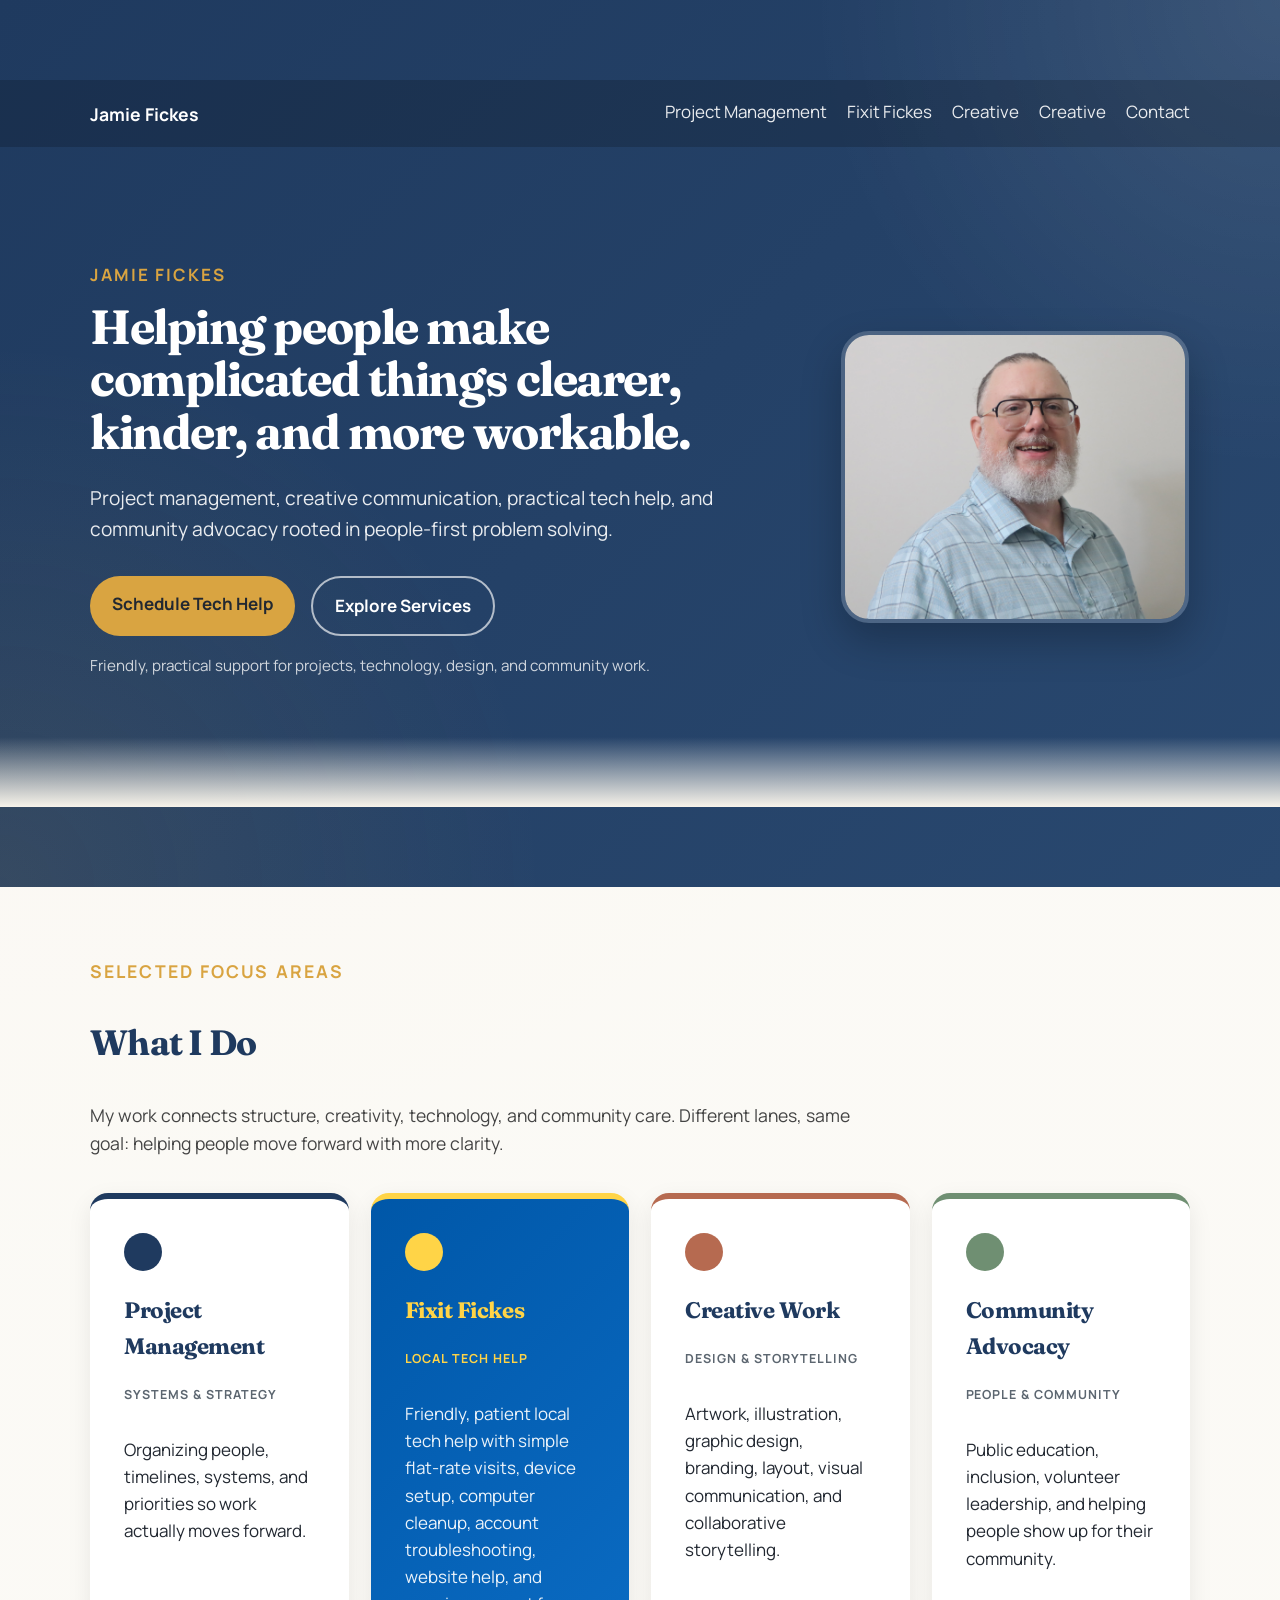
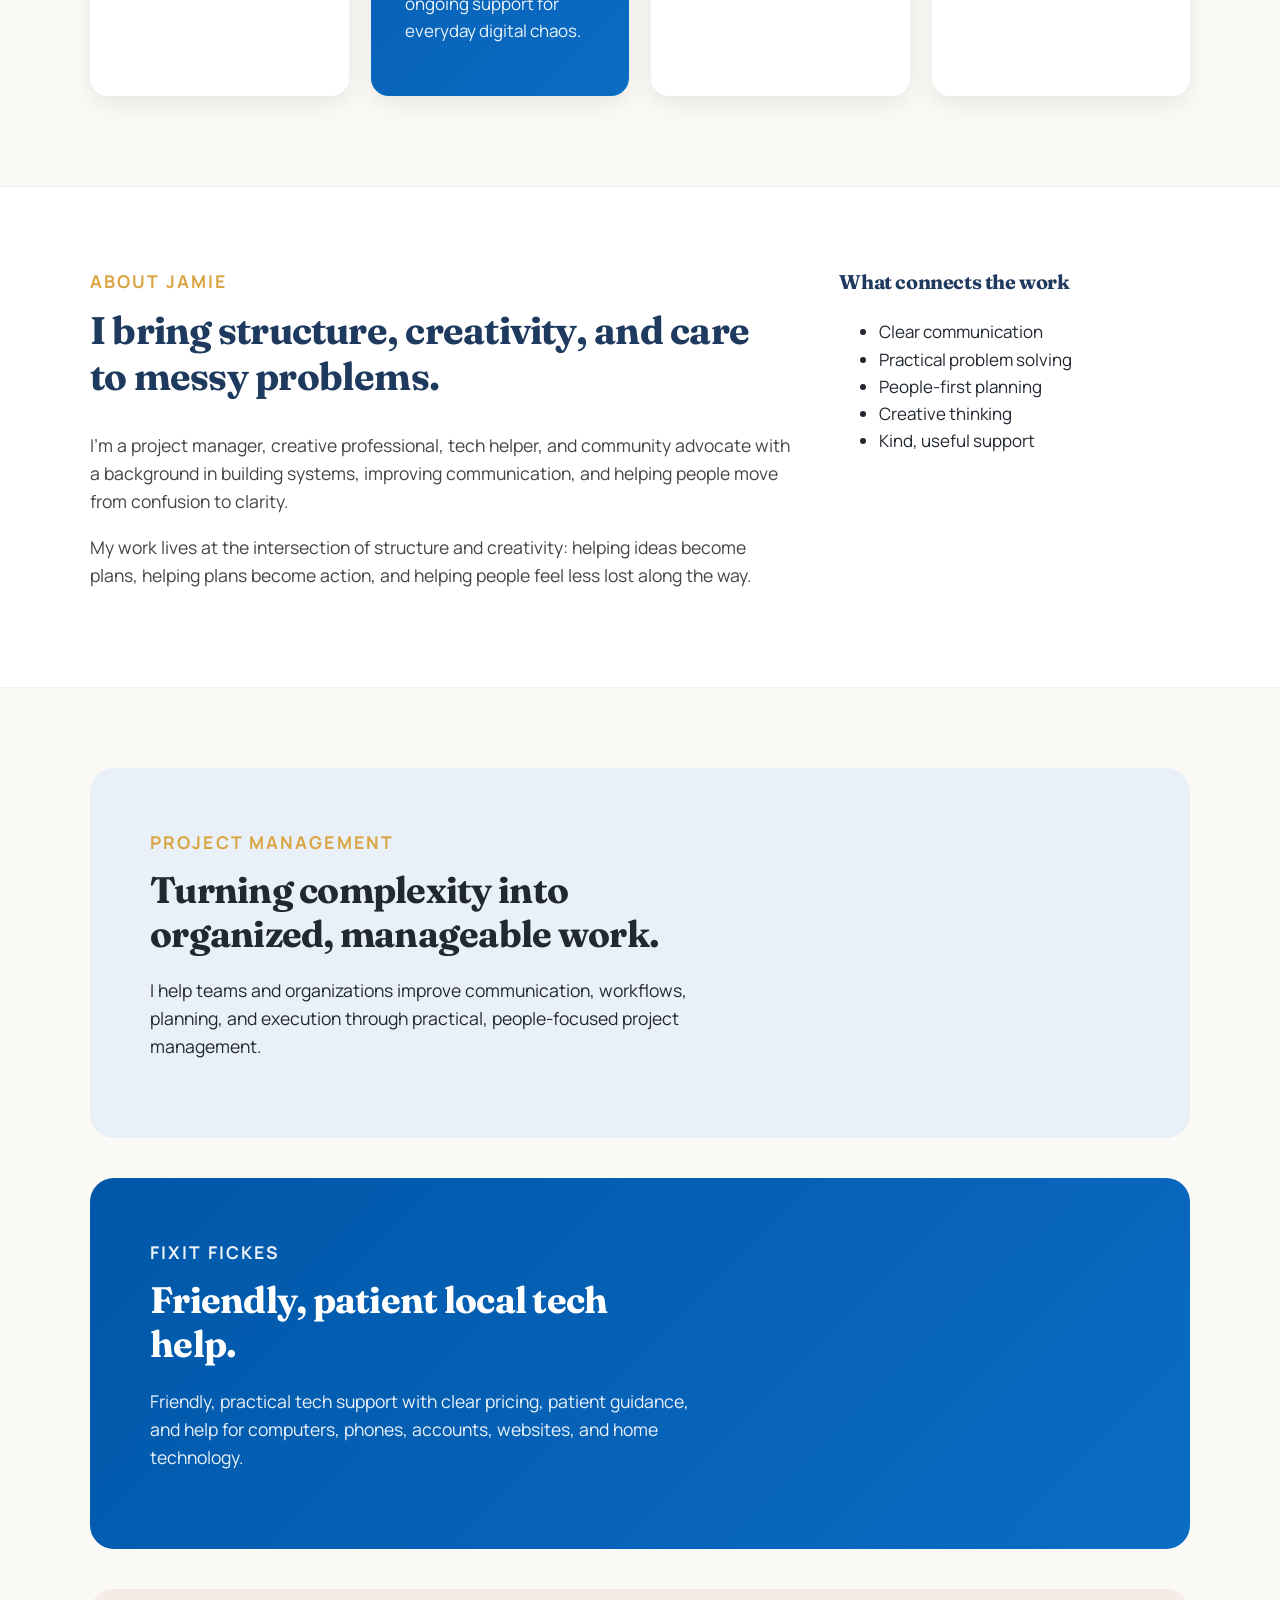
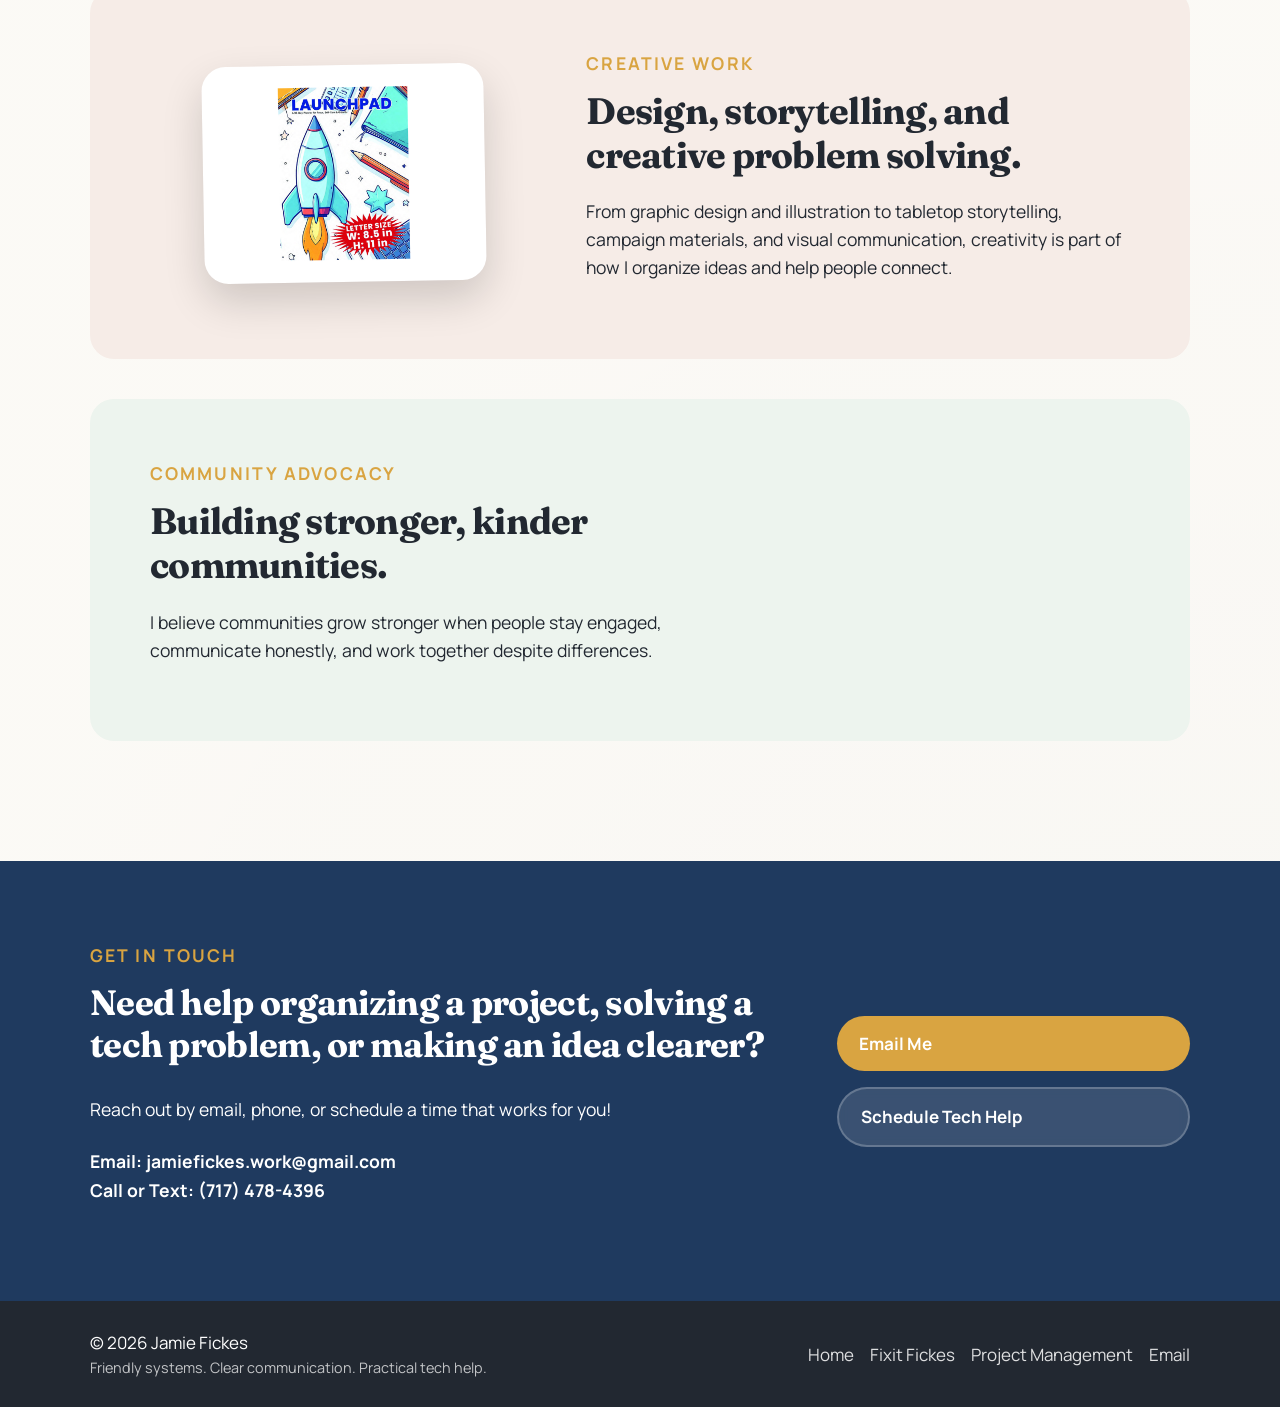
<file: index.html>
<!DOCTYPE html>
<html lang="en">

<head>
    <meta charset="UTF-8">
    <meta name="viewport" content="width=device-width, initial-scale=1.0">
<meta name="description"
      content="Jamie Fickes provides project management, creative problem solving, community-focused leadership, and friendly local tech help through Fixit Fickes.">
	<meta property="og:title"
      content="Jamie Fickes">

<meta property="og:description"
      content="Project management, creative work, and friendly local tech help.">

<meta property="og:image"
      content="https://jamiefickes.com/assets/images/headshot.jpg">

<meta property="og:type"
      content="website">
<title>
Jamie Fickes | Project Management, Creative Work &amp; Friendly Tech Help
</title>
    <link rel="preconnect" href="https://fonts.googleapis.com">
    <link rel="preconnect" href="https://fonts.gstatic.com" crossorigin>

    <link href="https://fonts.googleapis.com/css2?family=Fraunces:opsz,wght@9..144,600;9..144,700&family=Manrope:wght@400;500;600;700&display=swap" rel="stylesheet">

    <link rel="stylesheet" href="assets/css/styles.css">
</head>

<body>

<header class="site-header">

    <nav class="top-nav">
        <div class="container nav-inner">

            <a class="site-name" href="index.html">
                Jamie Fickes
            </a>

            <div class="nav-links">
<a href="project-management.html">Project Management</a>
                <a href="fixit-fickes.html">Fixit Fickes</a>
                <a href="creative.html">Creative</a>
            <a href="creative.html">Creative</a>
                <a href="#contact">Contact</a>
            </div>

        </div>
    </nav>

    <div class="container hero-layout">

        <div class="hero-text">

            <p class="eyebrow">
                Jamie Fickes
            </p>

            <h1>
                Helping people make complicated things clearer, kinder, and more workable.
            </h1>

            <p class="intro">
                Project management, creative communication, practical tech help,
                and community advocacy rooted in people-first problem solving.
            </p>

            <div class="hero-actions">

                <a class="button primary-button"
                   href="https://calendly.com/jamiefickes/tech-help-consultation">
                    Schedule Tech Help
                </a>

                <a class="button outline-button"
                   href="#fixit">
                    Explore Services
                </a>

            </div>
				<p class="hero-note">
					Friendly, practical support for projects, technology, design, and community work.
				</p>
        </div>

        <div class="hero-image">

            <img
                src="assets/images/jamie2025.jpg"
                alt="Portrait of Jamie Fickes smiling in front of a neutral background"
                class="hero-portrait"
            >

        </div>

    </div>

</header>

<main>

    <section class="section">

        <div class="container">

            <div class="section-heading">

                <p class="eyebrow dark">
                    Selected Focus Areas
                </p>

                <h2>
                    What I Do
                </h2>

                <p>
                    My work connects structure, creativity, technology, and community care.
                    Different lanes, same goal: helping people move forward with more clarity.
                </p>

            </div>

            <div class="card-grid">

<a class="card pm-card card-link"
   id="pm"
   href="project-management.html">

    <h3>Project Management</h3>

    <span class="card-label">
        Systems &amp; Strategy
    </span>

    <p>
        Organizing people, timelines, systems, and priorities
        so work actually moves forward.
    </p>

</a>
  <a class="card fixit-card card-link" id="fixit" href="fixit-fickes.html">
    <h3>Fixit Fickes</h3>
    <span class="card-label">
        Local Tech Help
    </span>
    <p>
<p>
    Friendly, patient local tech help with simple flat-rate visits,
    device setup, computer cleanup, account troubleshooting,
    website help, and ongoing support for everyday digital chaos.
</p>
    </p>
</a>

<a class="card creative-card card-link"
   id="creative"
   href="creative.html">

                    <h3>Creative Work</h3>

                    <span class="card-label">
                        Design &amp Storytelling
                  </span>

                    <p>
                        Artwork, illustration, graphic design, branding,
                        layout, visual communication, and collaborative storytelling.
                    </p>

                </a>

                <article class="card community-card" id="community">

                    <h3>Community Advocacy</h3>

                    <span class="card-label">
                        People &amp Community
                    </span>

                    <p>
                        Public education, inclusion, volunteer leadership,
                        and helping people show up for their community.
                    </p>

                </a>

            </div>

        </div>

    </section>

    <section class="about-section">

        <div class="container about-grid">

            <div class="about-text">

                <p class="eyebrow dark">
                    About Jamie
                </p>

                <h2>
                    I bring structure, creativity, and care to messy problems.
                </h2>

                <p>
                    I’m a project manager, creative professional, tech helper,
                    and community advocate with a background in building systems,
                    improving communication, and helping people move from confusion to clarity.
                </p>

                <p>
                    My work lives at the intersection of structure and creativity:
                    helping ideas become plans, helping plans become action,
                    and helping people feel less lost along the way.
                </p>

            </div>

            <div class="about-card">

                <h3>
                    What connects the work
                </h3>

                <ul>
                    <li>Clear communication</li>
                    <li>Practical problem solving</li>
                    <li>People-first planning</li>
                    <li>Creative thinking</li>
                    <li>Kind, useful support</li>
                </ul>

            </div>

        </div>

    </section>

    <section class="featured-section">

        <div class="container">

            <div class="feature-block pm-feature">

                <div class="feature-text">

                    <p class="eyebrow dark">
                        Project Management
                    </p>

                    <h2>
                        Turning complexity into organized, manageable work.
                    </h2>

                    <p>
                        I help teams and organizations improve communication,
                        workflows, planning, and execution through practical,
                        people-focused project management.
                    </p>

                </div>

            </div>

            <div class="feature-block fixit-feature">

                <div class="feature-text">

                    <p class="eyebrow">
                        Fixit Fickes
                    </p>

                    <h2>
                        Friendly, patient local tech help.
                    </h2>

                    <p>
<p>
    Friendly, practical tech support with clear pricing,
    patient guidance, and help for computers, phones,
    accounts, websites, and home technology.
</p>
                    </p>

                </div>

            </div>

            <div class="feature-block creative-feature reverse-layout">

                <div class="feature-visual">

                    <img
                        src="assets/images/creative-feature.jpg"
                        alt="Creative work by Jamie Fickes"
                        class="feature-image"
                    >

                </div>

                <div class="feature-text">

                    <p class="eyebrow dark">
                        Creative Work
                    </p>

					<h2>
						Design, storytelling, and creative problem solving.
					</h2>

					<p>
						From graphic design and illustration to tabletop storytelling, campaign materials,
						and visual communication, creativity is part of how I organize ideas and help people connect.
					</p>

                </div>

            </div>

            <div class="feature-block community-feature">

                <div class="feature-text">

                    <p class="eyebrow dark">
                        Community Advocacy
                    </p>

                    <h2>
                        Building stronger, kinder communities.
                    </h2>

                    <p>
                        I believe communities grow stronger when people stay engaged,
                        communicate honestly, and work together despite differences.
                    </p>

                </div>

            </div>

        </div>

    </section>

    <section class="contact-section" id="contact">

        <div class="container contact-box">

            <div>

                <p class="eyebrow dark">
                    Get in Touch
                </p>

                <h2>
                    Need help organizing a project,
                    solving a tech problem,
                    or making an idea clearer?
                </h2>

                <p>
                  Reach out by email, phone,
                    or schedule a time that works for you!
              </p>

                <p class="contact-details">

                    <strong>Email:</strong>

                    <a href="mailto:jamiefickes.work@gmail.com">
                        jamiefickes.work@gmail.com
                    </a>

                    <br>

                    <strong>Call or Text:</strong>

                    <a href="tel:+17174784396">
                        (717) 478-4396
                    </a>

                </p>

            </div>

            <div class="contact-actions">

                <a class="button primary-button"
                   href="mailto:jamiefickes.work@gmail.com">
                    Email Me
                </a>

                <a class="button secondary-button"
                   href="https://calendly.com/jamiefickes/tech-help-consultation">
                    Schedule Tech Help
                </a>

            </div>

        </div>

    </section>

</main>
<footer class="site-footer">

    <div class="container footer-inner">

        <div>
            <p>
                &copy; 2026 Jamie Fickes
            </p>

            <p class="footer-tagline">
                Friendly systems. Clear communication. Practical tech help.
            </p>
        </div>

        <div class="footer-links">

            <a href="index.html">
                Home
            </a>

            <a href="fixit-fickes.html">
                Fixit Fickes
            </a>
<a href="project-management.html">
    Project Management
</a>
            <a href="mailto:jamiefickes.work@gmail.com">
                Email
            </a>

        </div>

    </div>

</footer>

</body>
</html>
</file>
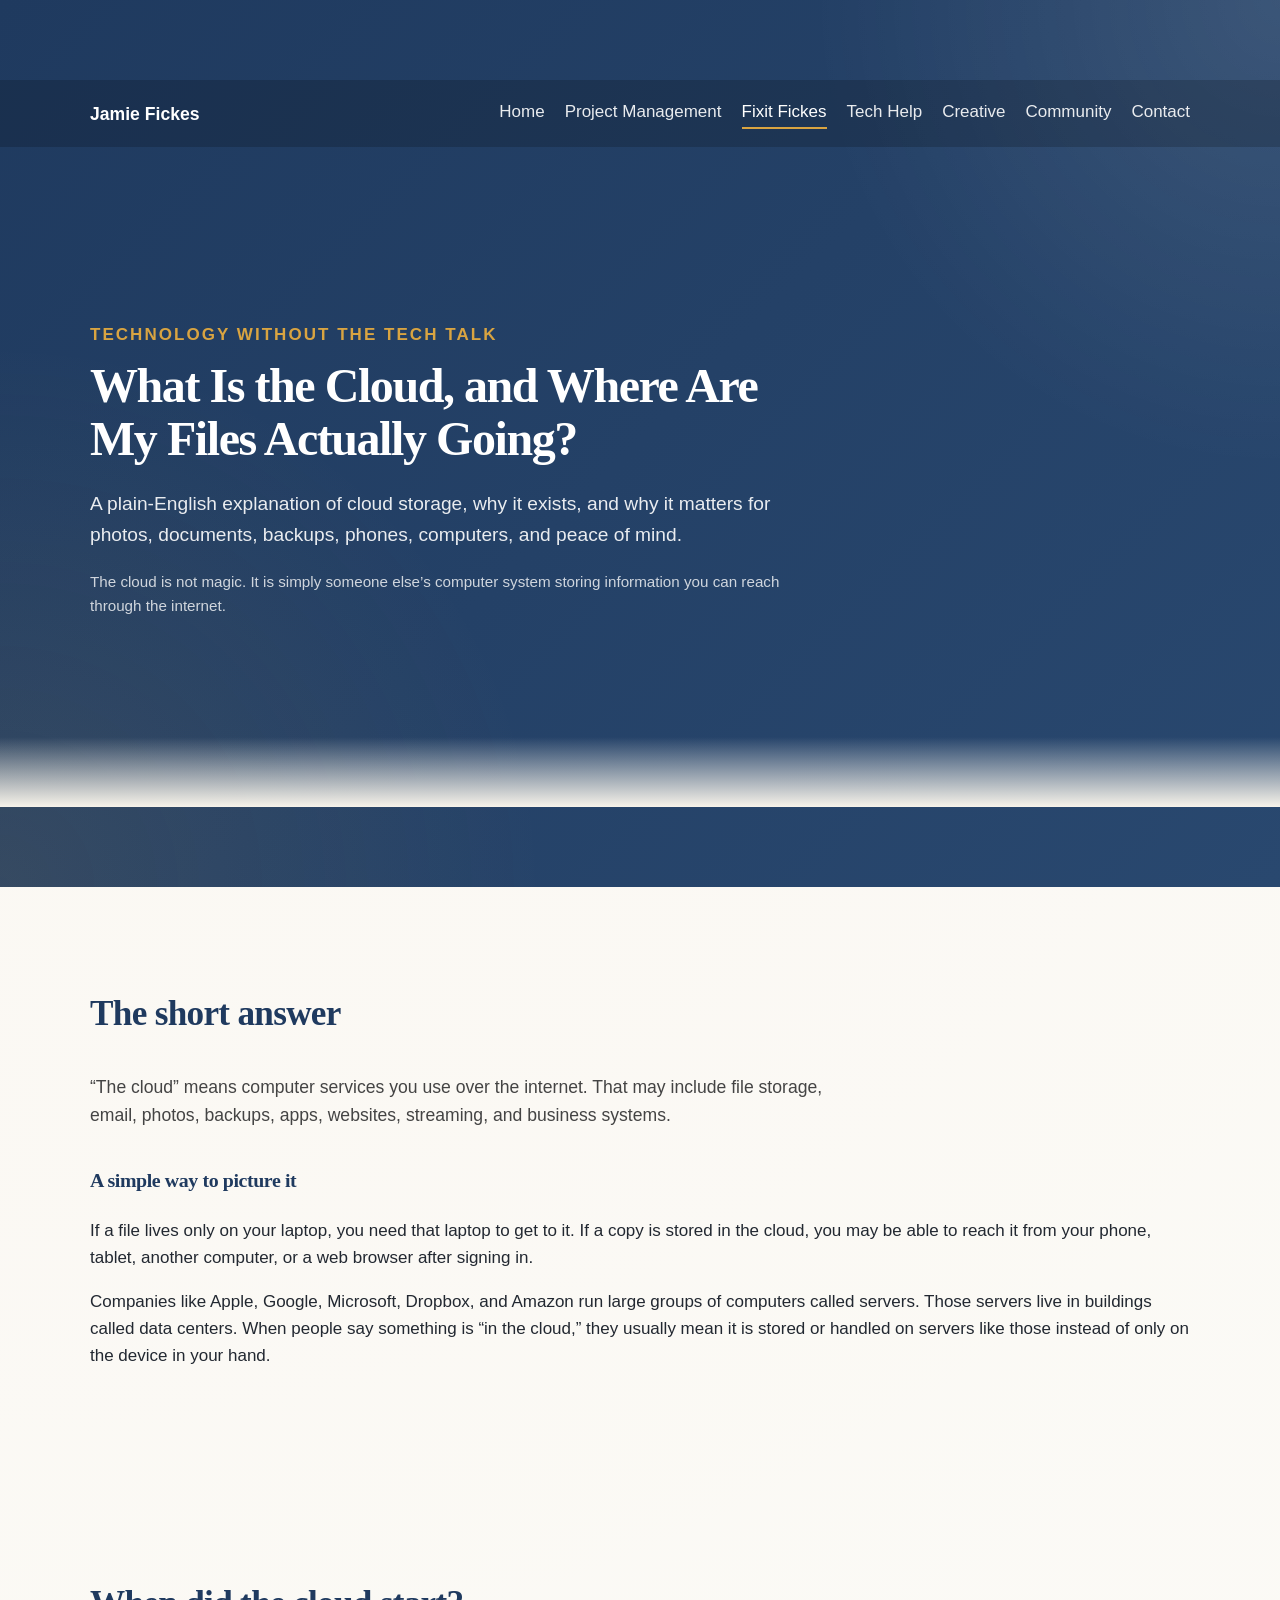
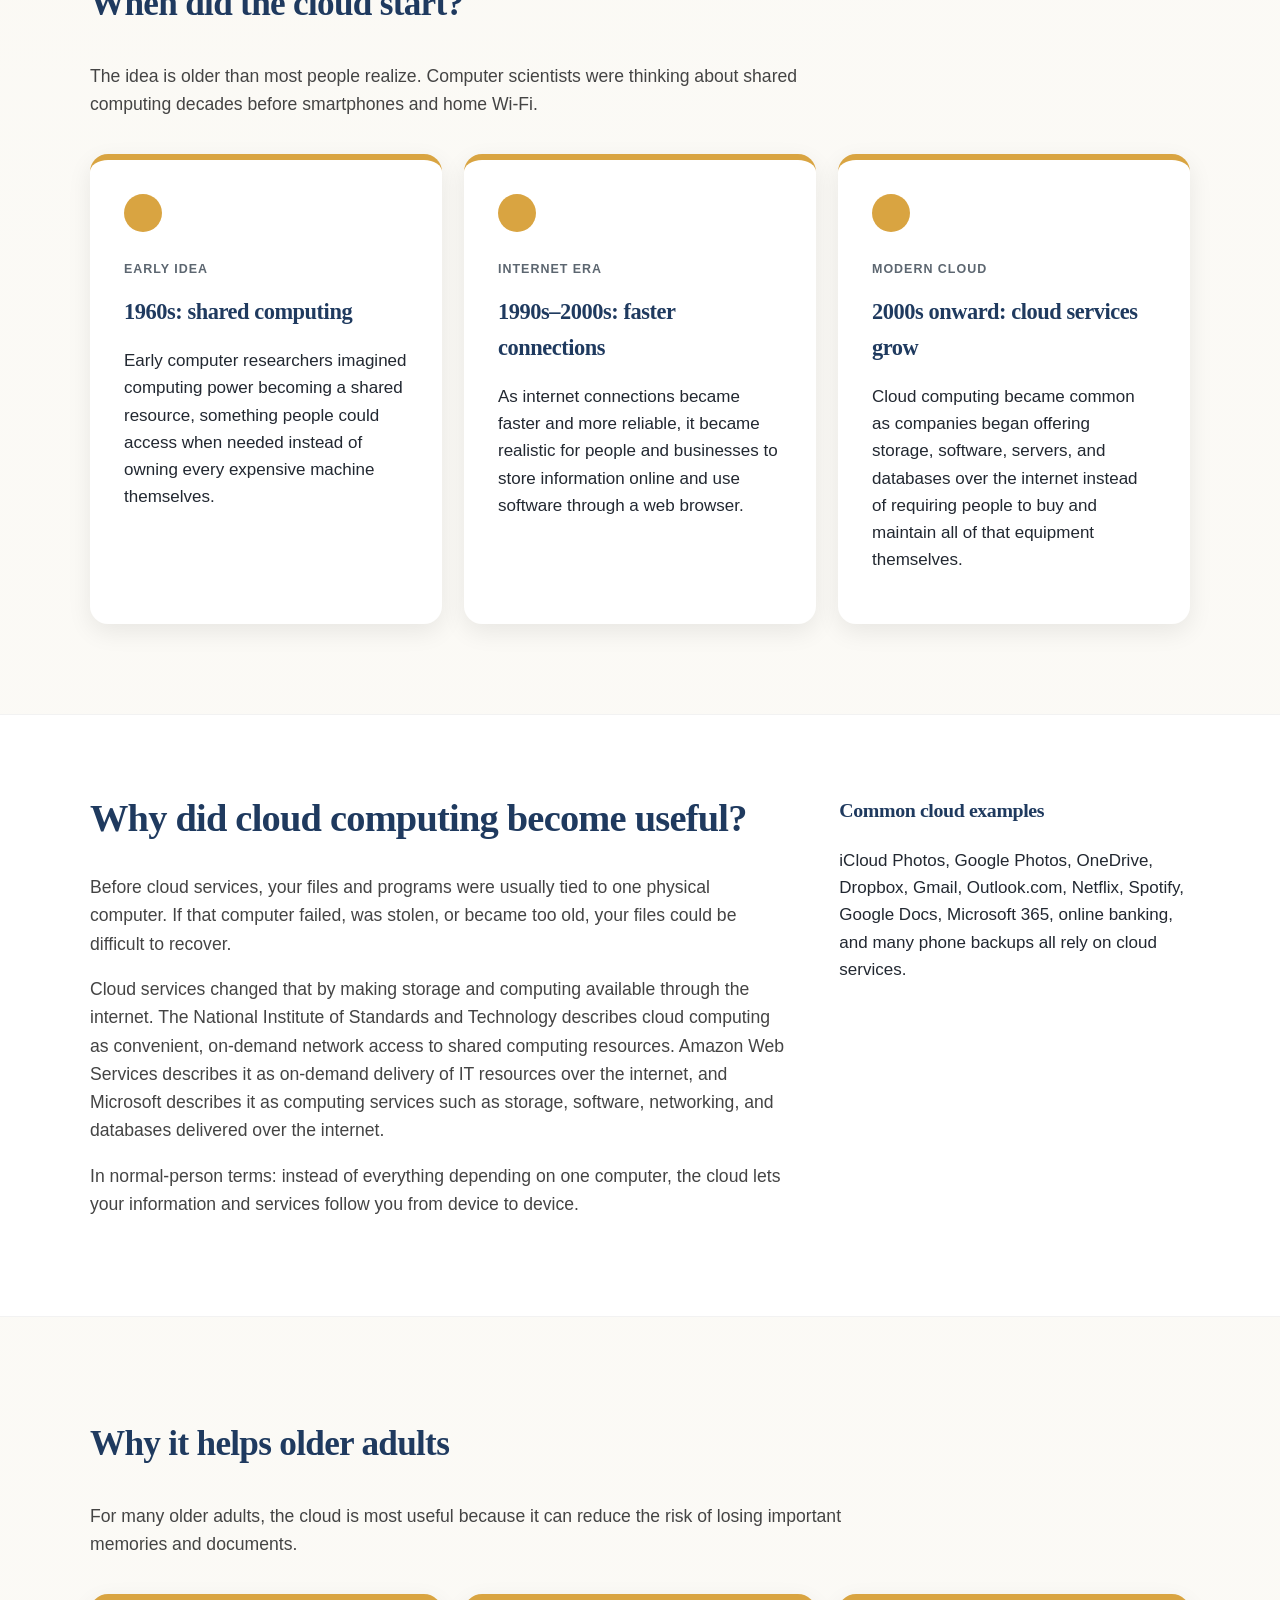
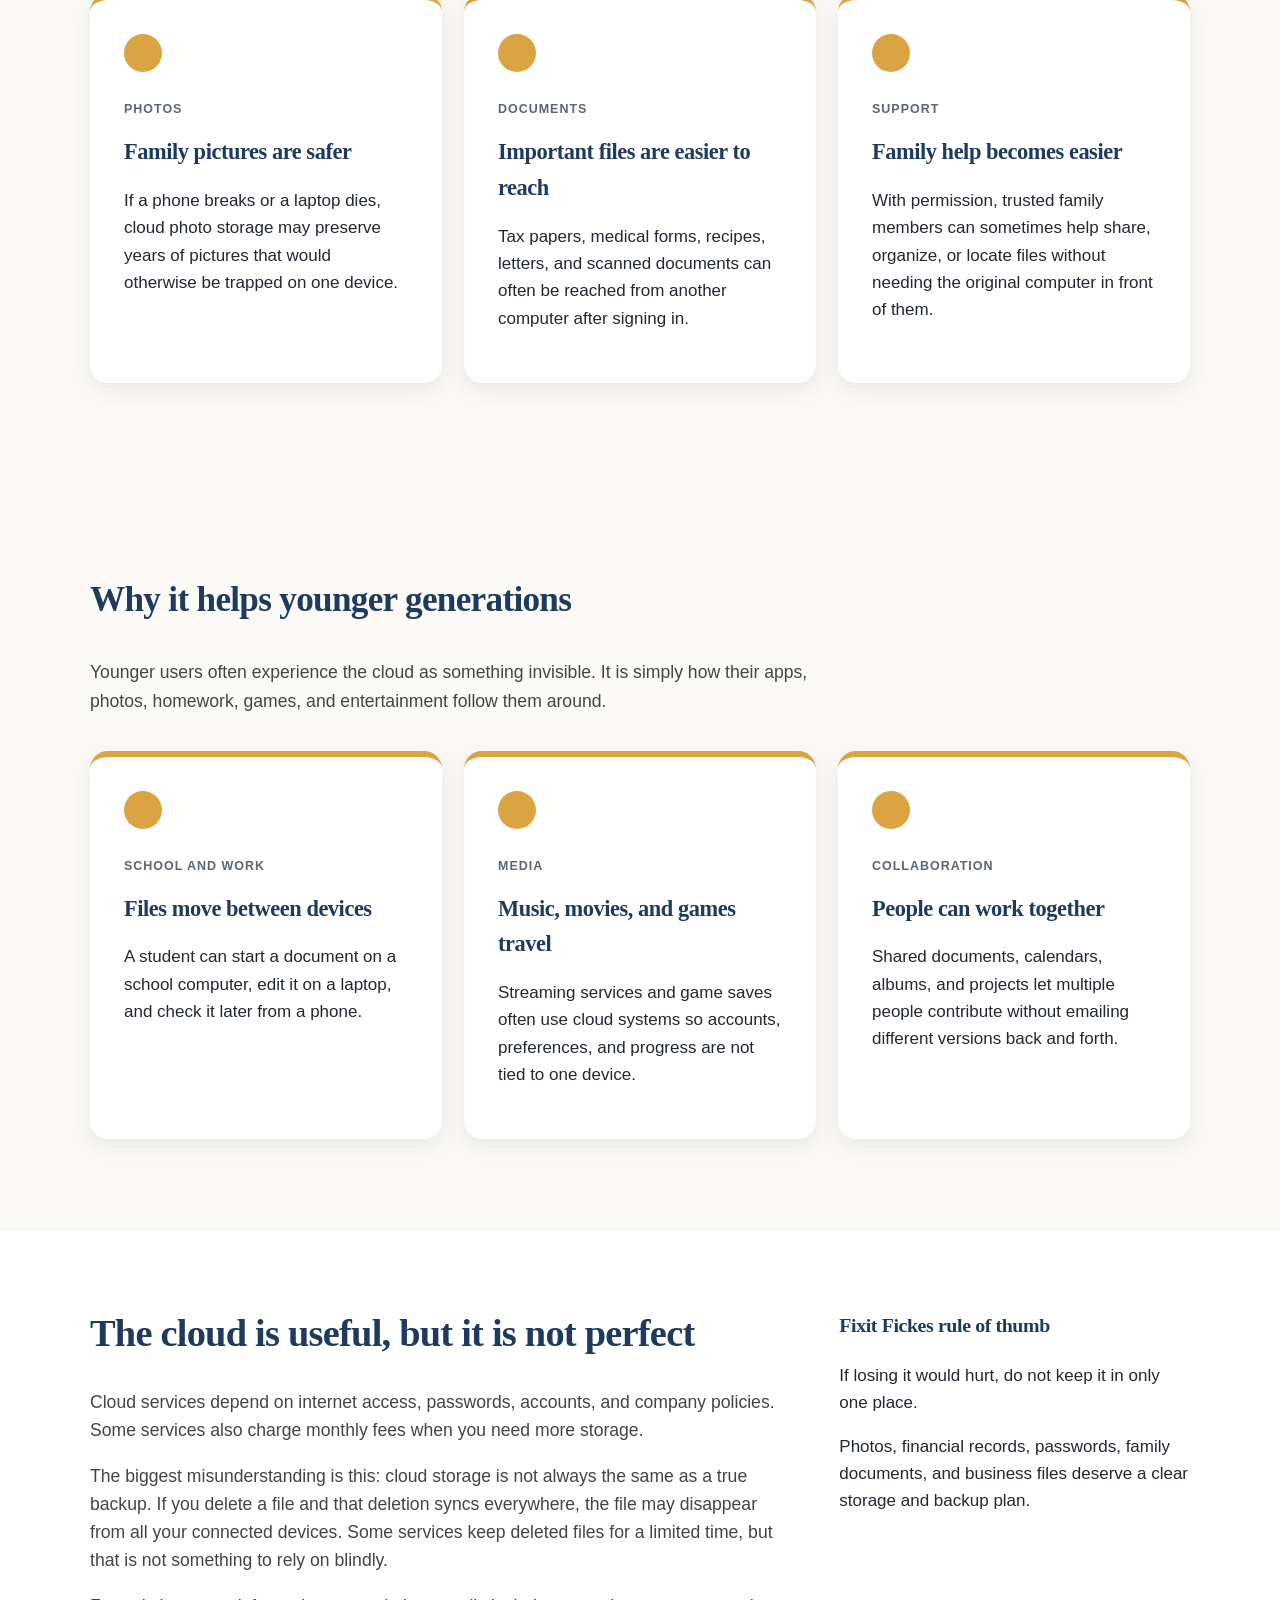
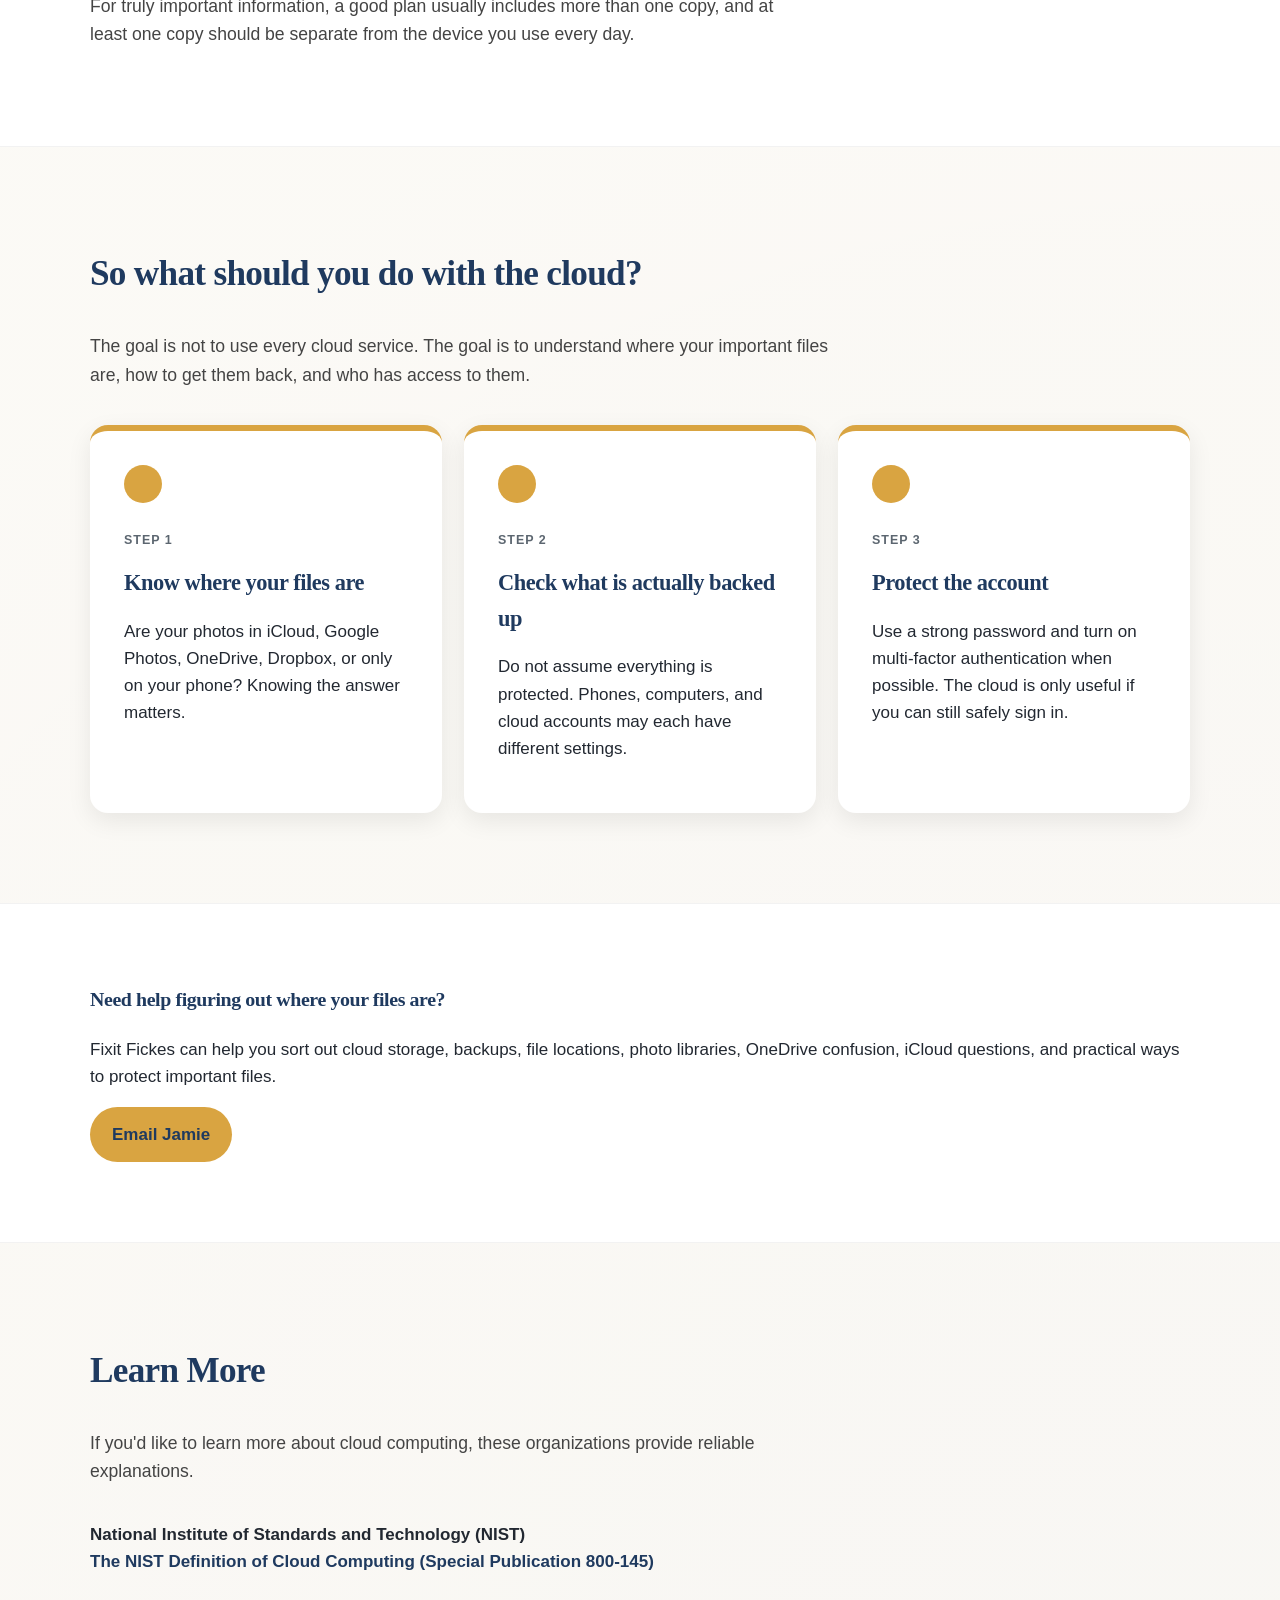
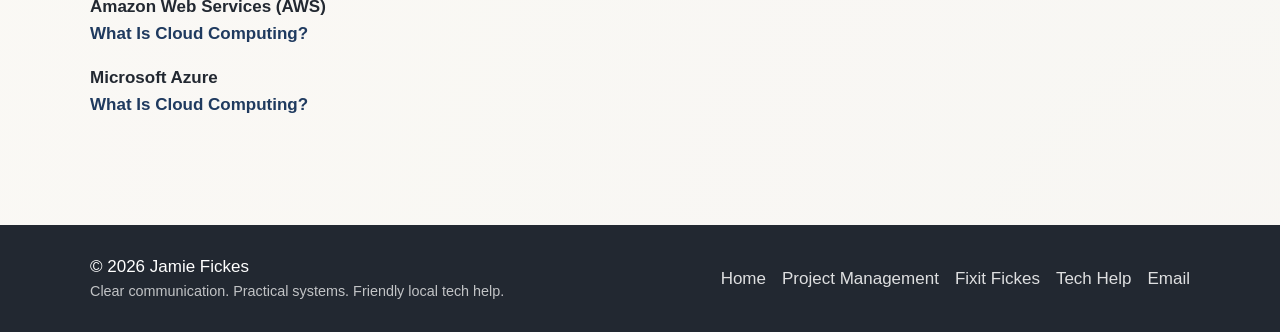
<file: cloud.html>
<!DOCTYPE html>
<html lang="en">

<head>
    <meta charset="UTF-8">
    <meta name="viewport" content="width=device-width, initial-scale=1.0">
    <title>What Is the Cloud? | Fixit Fickes</title>

    <meta name="description"
          content="A plain-English explanation of cloud storage: what the cloud is, where it started, why it exists, and how it helps different generations.">

    <link rel="stylesheet" href="assets/css/styles.css?v=2">
</head>

<body>

<header class="site-header">

    <nav class="top-nav">
        <div class="container nav-inner">
            <a class="site-name" href="index.html">Jamie Fickes</a>

            <div class="nav-links">
                <a href="index.html">Home</a>
                <a href="project-management.html">Project Management</a>
                <a href="fixit-fickes.html" class="active-nav">Fixit Fickes</a>
                <a href="technology-without-the-tech-talk.html">Tech Help</a>
                <a href="index.html#creative">Creative</a>
                <a href="index.html#community">Community</a>
                <a href="#contact">Contact</a>
            </div>
        </div>
    </nav>

    <div class="container hero-layout">
        <div class="hero-text">
            <p class="eyebrow">Technology Without the Tech Talk</p>

            <h1>What Is the Cloud, and Where Are My Files Actually Going?</h1>

            <p class="intro">
                A plain-English explanation of cloud storage, why it exists,
                and why it matters for photos, documents, backups, phones,
                computers, and peace of mind.
            </p>

            <p class="hero-note">
                The cloud is not magic. It is simply someone else’s computer system
                storing information you can reach through the internet.
            </p>
        </div>
    </div>

</header>

<main>

    <section class="section">
        <div class="container">

            <div class="section-heading">
                <h2>The short answer</h2>
                <p>
                    “The cloud” means computer services you use over the internet.
                    That may include file storage, email, photos, backups, apps,
                    websites, streaming, and business systems.
                </p>
            </div>

            <div class="about-card">
                <h3>A simple way to picture it</h3>
                <p>
                    If a file lives only on your laptop, you need that laptop to get to it.
                    If a copy is stored in the cloud, you may be able to reach it from
                    your phone, tablet, another computer, or a web browser after signing in.
                </p>
                <p>
                    Companies like Apple, Google, Microsoft, Dropbox, and Amazon run large
                    groups of computers called servers. Those servers live in buildings
                    called data centers. When people say something is “in the cloud,” they
                    usually mean it is stored or handled on servers like those instead of
                    only on the device in your hand.
                </p>
            </div>

        </div>
    </section>

    <section class="section">
        <div class="container">

            <div class="section-heading">
                <h2>When did the cloud start?</h2>
                <p>
                    The idea is older than most people realize. Computer scientists were
                    thinking about shared computing decades before smartphones and home Wi-Fi.
                </p>
            </div>

            <div class="card-grid">

                <div class="card">
                    <span class="card-label">Early idea</span>
                    <h3>1960s: shared computing</h3>
                    <p>
                        Early computer researchers imagined computing power becoming a shared
                        resource, something people could access when needed instead of owning
                        every expensive machine themselves.
                    </p>
                </div>

                <div class="card">
                    <span class="card-label">Internet era</span>
                    <h3>1990s–2000s: faster connections</h3>
                    <p>
                        As internet connections became faster and more reliable, it became
                        realistic for people and businesses to store information online and
                        use software through a web browser.
                    </p>
                </div>

                <div class="card">
                    <span class="card-label">Modern cloud</span>
                    <h3>2000s onward: cloud services grow</h3>
                    <p>
                        Cloud computing became common as companies began offering storage,
                        software, servers, and databases over the internet instead of requiring
                        people to buy and maintain all of that equipment themselves.
                    </p>
                </div>

            </div>

        </div>
    </section>

    <section class="about-section">
        <div class="container">

            <div class="about-grid">

                <div class="about-text">
                    <h2>Why did cloud computing become useful?</h2>

                    <p>
                        Before cloud services, your files and programs were usually tied to one
                        physical computer. If that computer failed, was stolen, or became too old,
                        your files could be difficult to recover.
                    </p>

                    <p>
                        Cloud services changed that by making storage and computing available
                        through the internet. The National Institute of Standards and Technology
                        describes cloud computing as convenient, on-demand network access to shared
                        computing resources. Amazon Web Services describes it as on-demand delivery
                        of IT resources over the internet, and Microsoft describes it as computing
                        services such as storage, software, networking, and databases delivered
                        over the internet.
                    </p>

                    <p>
                        In normal-person terms: instead of everything depending on one computer,
                        the cloud lets your information and services follow you from device to device.
                    </p>
                </div>

                <div class="about-card">
                    <h3>Common cloud examples</h3>
                    <p>
                        iCloud Photos, Google Photos, OneDrive, Dropbox, Gmail, Outlook.com,
                        Netflix, Spotify, Google Docs, Microsoft 365, online banking, and many
                        phone backups all rely on cloud services.
                    </p>
                </div>

            </div>

        </div>
    </section>

    <section class="section">
        <div class="container">

            <div class="section-heading">
                <h2>Why it helps older adults</h2>
                <p>
                    For many older adults, the cloud is most useful because it can reduce the
                    risk of losing important memories and documents.
                </p>
            </div>

            <div class="card-grid">

                <div class="card">
                    <span class="card-label">Photos</span>
                    <h3>Family pictures are safer</h3>
                    <p>
                        If a phone breaks or a laptop dies, cloud photo storage may preserve
                        years of pictures that would otherwise be trapped on one device.
                    </p>
                </div>

                <div class="card">
                    <span class="card-label">Documents</span>
                    <h3>Important files are easier to reach</h3>
                    <p>
                        Tax papers, medical forms, recipes, letters, and scanned documents can
                        often be reached from another computer after signing in.
                    </p>
                </div>

                <div class="card">
                    <span class="card-label">Support</span>
                    <h3>Family help becomes easier</h3>
                    <p>
                        With permission, trusted family members can sometimes help share, organize,
                        or locate files without needing the original computer in front of them.
                    </p>
                </div>

            </div>

        </div>
    </section>

    <section class="section">
        <div class="container">

            <div class="section-heading">
                <h2>Why it helps younger generations</h2>
                <p>
                    Younger users often experience the cloud as something invisible. It is simply
                    how their apps, photos, homework, games, and entertainment follow them around.
                </p>
            </div>

            <div class="card-grid">

                <div class="card">
                    <span class="card-label">School and work</span>
                    <h3>Files move between devices</h3>
                    <p>
                        A student can start a document on a school computer, edit it on a laptop,
                        and check it later from a phone.
                    </p>
                </div>

                <div class="card">
                    <span class="card-label">Media</span>
                    <h3>Music, movies, and games travel</h3>
                    <p>
                        Streaming services and game saves often use cloud systems so accounts,
                        preferences, and progress are not tied to one device.
                    </p>
                </div>

                <div class="card">
                    <span class="card-label">Collaboration</span>
                    <h3>People can work together</h3>
                    <p>
                        Shared documents, calendars, albums, and projects let multiple people
                        contribute without emailing different versions back and forth.
                    </p>
                </div>

            </div>

        </div>
    </section>

    <section class="about-section">
        <div class="container">

            <div class="about-grid">

                <div class="about-text">
                    <h2>The cloud is useful, but it is not perfect</h2>

                    <p>
                        Cloud services depend on internet access, passwords, accounts, and company
                        policies. Some services also charge monthly fees when you need more storage.
                    </p>

                    <p>
                        The biggest misunderstanding is this: cloud storage is not always the same
                        as a true backup. If you delete a file and that deletion syncs everywhere,
                        the file may disappear from all your connected devices. Some services keep
                        deleted files for a limited time, but that is not something to rely on blindly.
                    </p>

                    <p>
                        For truly important information, a good plan usually includes more than one
                        copy, and at least one copy should be separate from the device you use every day.
                    </p>
                </div>

                <div class="about-card">
                    <h3>Fixit Fickes rule of thumb</h3>
                    <p>
                        If losing it would hurt, do not keep it in only one place.
                    </p>
                    <p>
                        Photos, financial records, passwords, family documents, and business files
                        deserve a clear storage and backup plan.
                    </p>
                </div>

            </div>

        </div>
    </section>

    <section class="section">
        <div class="container">

            <div class="section-heading">
                <h2>So what should you do with the cloud?</h2>
                <p>
                    The goal is not to use every cloud service. The goal is to understand where your
                    important files are, how to get them back, and who has access to them.
                </p>
            </div>

            <div class="card-grid">

                <div class="card">
                    <span class="card-label">Step 1</span>
                    <h3>Know where your files are</h3>
                    <p>
                        Are your photos in iCloud, Google Photos, OneDrive, Dropbox, or only on your phone?
                        Knowing the answer matters.
                    </p>
                </div>

                <div class="card">
                    <span class="card-label">Step 2</span>
                    <h3>Check what is actually backed up</h3>
                    <p>
                        Do not assume everything is protected. Phones, computers, and cloud accounts
                        may each have different settings.
                    </p>
                </div>

                <div class="card">
                    <span class="card-label">Step 3</span>
                    <h3>Protect the account</h3>
                    <p>
                        Use a strong password and turn on multi-factor authentication when possible.
                        The cloud is only useful if you can still safely sign in.
                    </p>
                </div>

            </div>

        </div>
    </section>

    <section class="about-section" id="contact">
        <div class="container">

            <div class="about-card">
                <h3>Need help figuring out where your files are?</h3>

                <p>
                    Fixit Fickes can help you sort out cloud storage, backups, file locations,
                    photo libraries, OneDrive confusion, iCloud questions, and practical ways to
                    protect important files.
                </p>

                <a class="button primary-button" href="mailto:jamiefickes.work@gmail.com">
                    Email Jamie
                </a>
            </div>

        </div>
    </section>

  <section class="section">
    <div class="container">

        <div class="section-heading">
            <h2>Learn More</h2>
            <p>
                If you'd like to learn more about cloud computing, these organizations
                provide reliable explanations.
            </p>
        </div>

        <div class="about-card">

            <p>
                <strong>National Institute of Standards and Technology (NIST)</strong><br>
                <a href="https://csrc.nist.gov/pubs/sp/800/145/final"
                   target="_blank"
                   rel="noopener noreferrer">
                    The NIST Definition of Cloud Computing (Special Publication 800-145)
                </a>
            </p>

            <p>
                <strong>Amazon Web Services (AWS)</strong><br>
                <a href="https://aws.amazon.com/what-is-cloud-computing/"
                   target="_blank"
                   rel="noopener noreferrer">
                    What Is Cloud Computing?
                </a>
            </p>

            <p>
                <strong>Microsoft Azure</strong><br>
                <a href="https://azure.microsoft.com/en-us/resources/cloud-computing-dictionary/what-is-cloud-computing"
                   target="_blank"
                   rel="noopener noreferrer">
                    What Is Cloud Computing?
                </a>
            </p>

        </div>

    </div>
</section>
        </div>
    </section>

</main>

<footer class="site-footer">
    <div class="container footer-inner">

        <div>
            <p>&copy; 2026 Jamie Fickes</p>
            <p class="footer-tagline">Clear communication. Practical systems. Friendly local tech help.</p>
        </div>

        <div class="footer-links">
            <a href="index.html">Home</a>
            <a href="project-management.html">Project Management</a>
            <a href="fixit-fickes.html">Fixit Fickes</a>
            <a href="technology-without-the-tech-talk.html">Tech Help</a>
            <a href="mailto:jamiefickes.work@gmail.com">Email</a>
        </div>

    </div>
</footer>

</body>
</html>
</file>
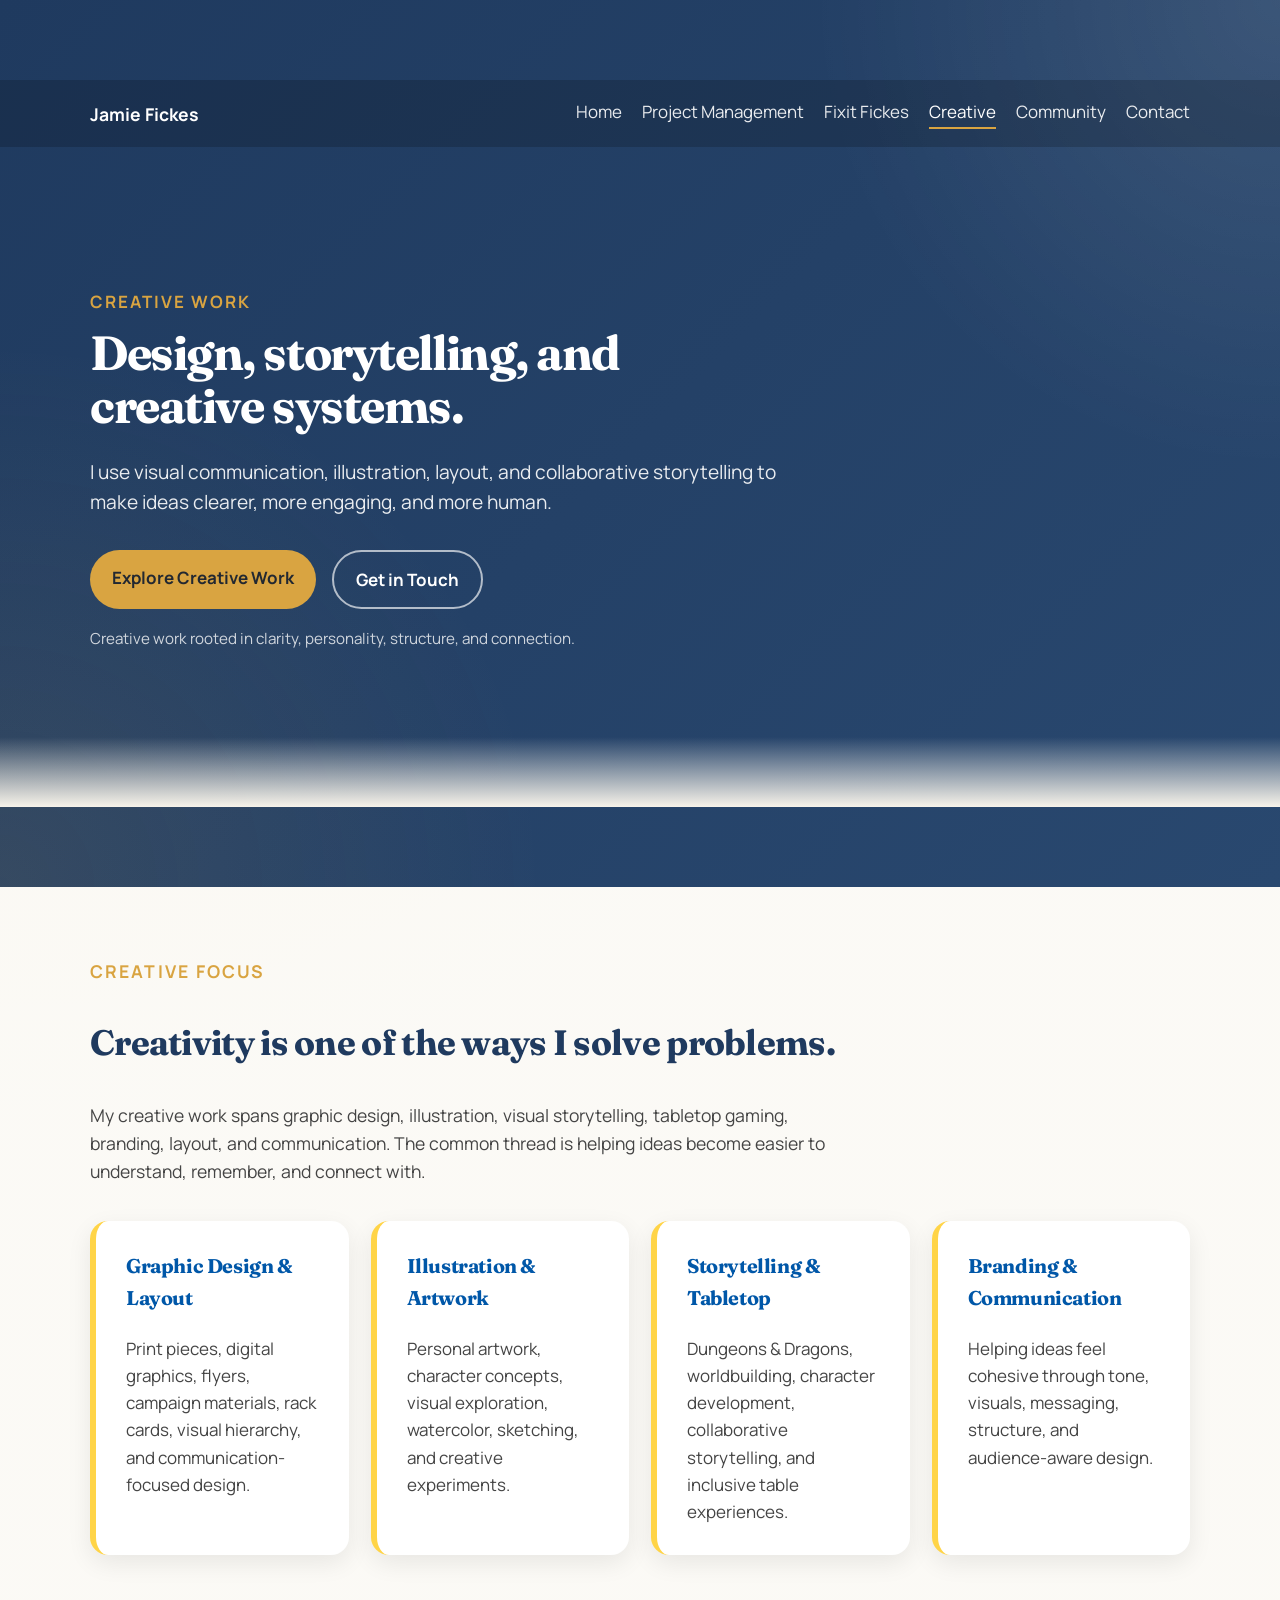
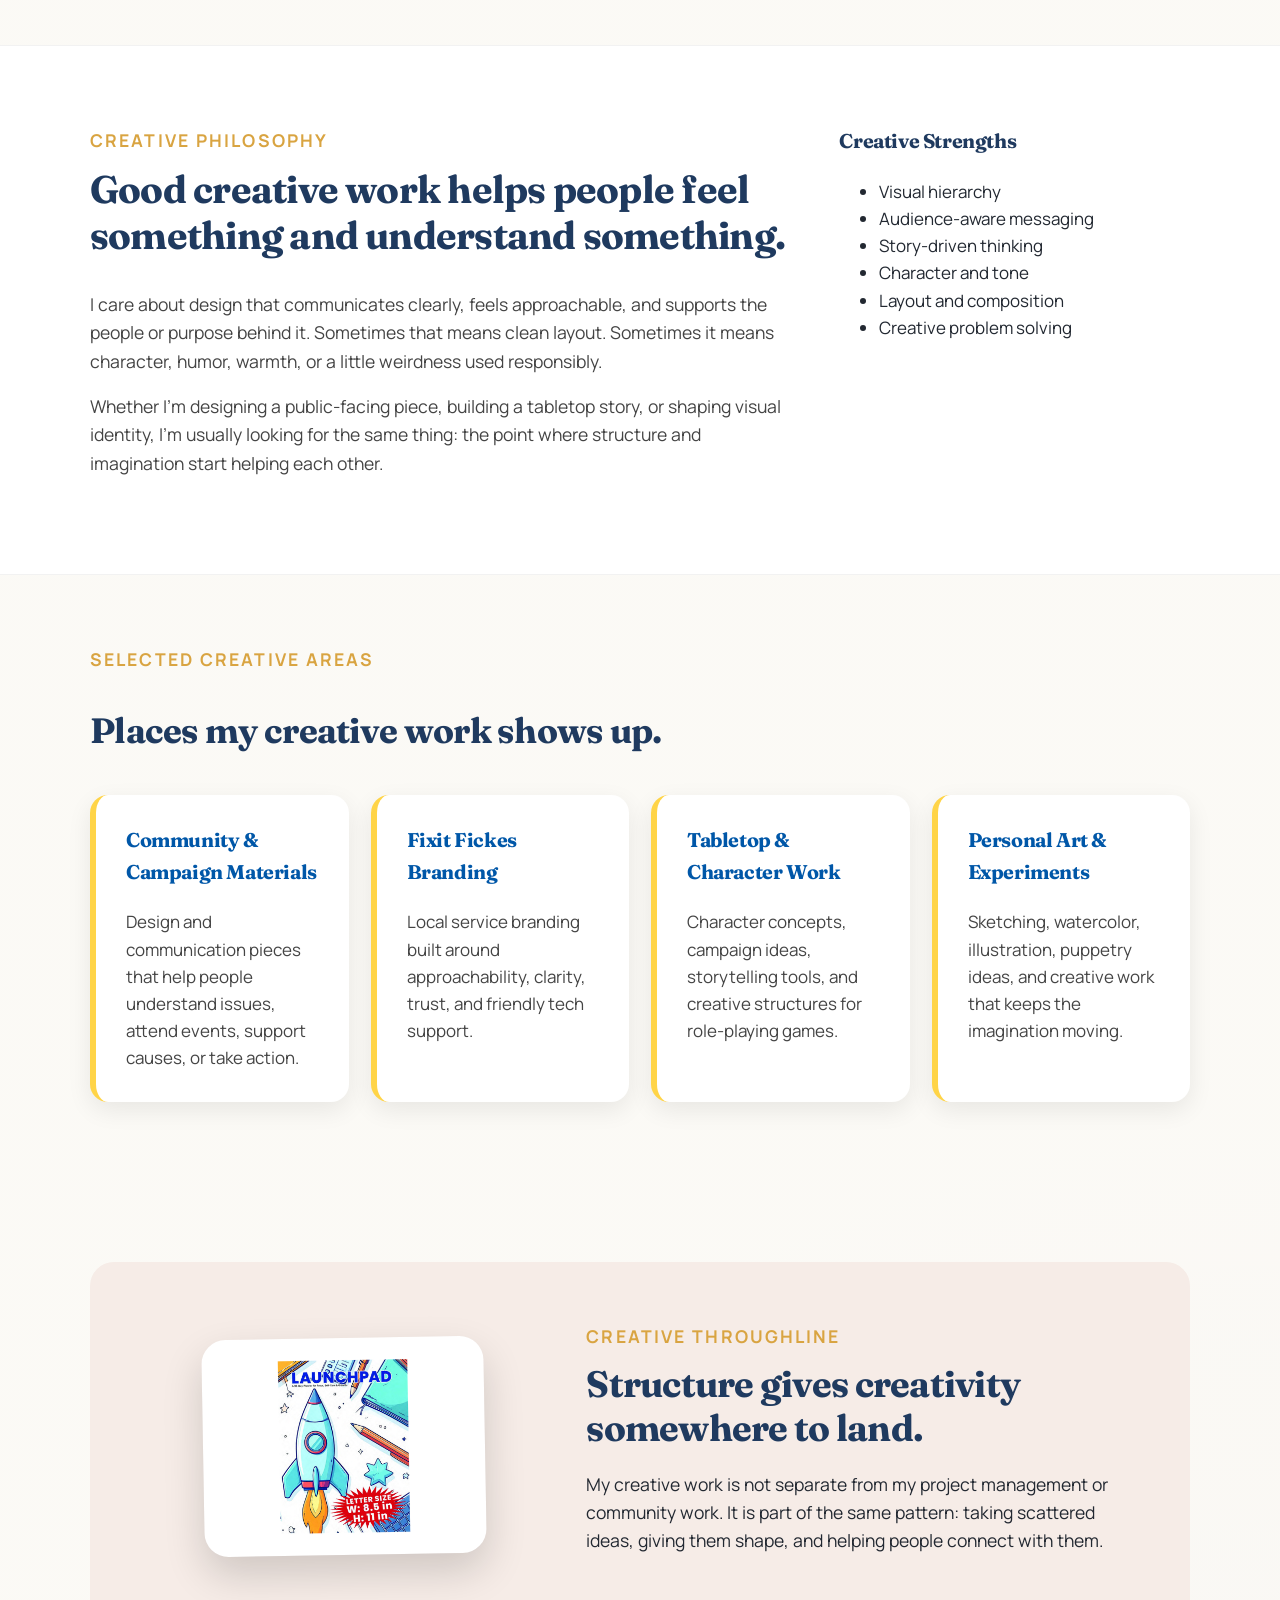
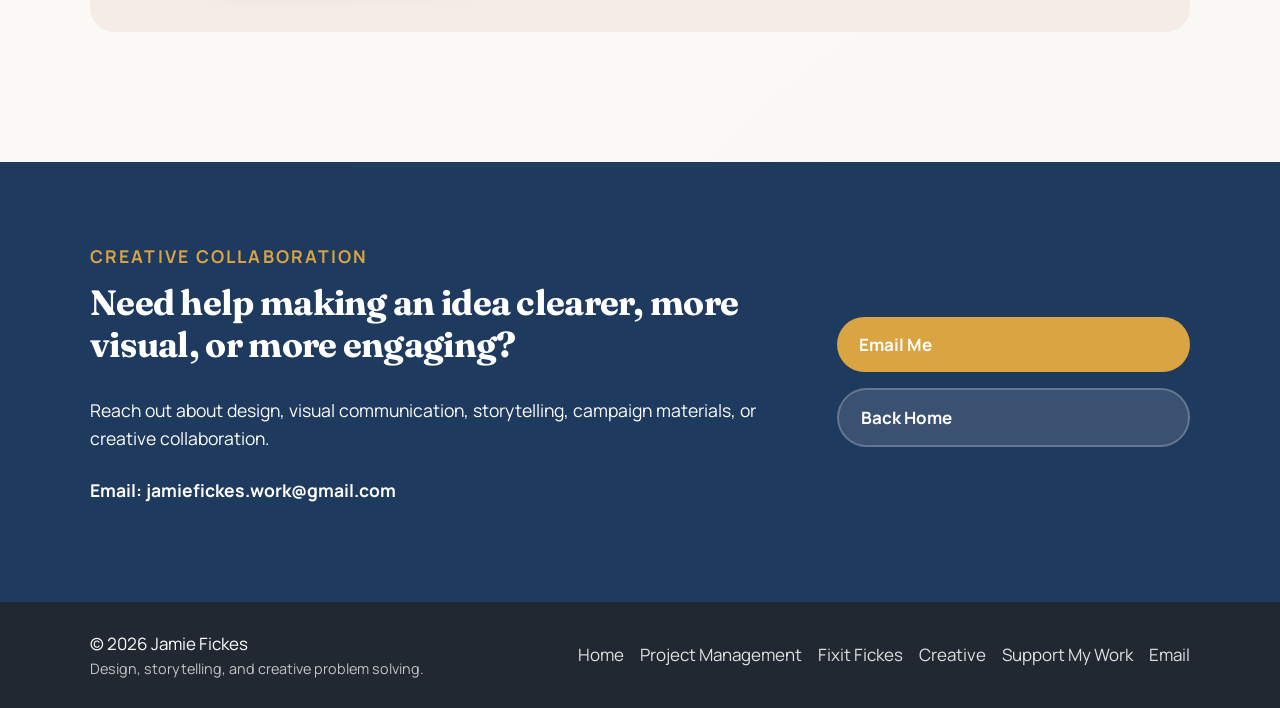
<file: creative.html>
<!DOCTYPE html>
<html lang="en">

<head>
    <meta charset="UTF-8">
    <meta name="viewport" content="width=device-width, initial-scale=1.0">
<meta name="description"
      content="Jamie Fickes provides project management, creative problem solving, community-focused leadership, and friendly local tech help through Fixit Fickes.">
	<meta property="og:title"
      content="Jamie Fickes">

<meta property="og:description"
      content="Project management, creative work, and friendly local tech help.">

<meta property="og:image"
      content="https://jamiefickes.com/assets/images/headshot.jpg">

<meta property="og:type"
      content="website">
<title>
Jamie Fickes | Project Management, Creative Work &amp; Friendly Tech Help
</title>

    <link rel="preconnect" href="https://fonts.googleapis.com">
    <link rel="preconnect" href="https://fonts.gstatic.com" crossorigin>

    <link href="https://fonts.googleapis.com/css2?family=Fraunces:opsz,wght@9..144,600;9..144,700&family=Manrope:wght@400;500;600;700&display=swap" rel="stylesheet">

    <link rel="stylesheet" href="assets/css/styles.css?v=3">
</head>

<body>

<header class="site-header">

    <nav class="top-nav">
        <div class="container nav-inner">

            <a class="site-name" href="index.html">
                Jamie Fickes
            </a>

            <div class="nav-links">
                <a href="index.html">Home</a>
                <a href="project-management.html">Project Management</a>
                <a href="fixit-fickes.html">Fixit Fickes</a>
                <a href="creative.html" class="active-nav">Creative</a>
                <a href="index.html#community">Community</a>
                <a href="#contact">Contact</a>
            </div>

        </div>
    </nav>

    <div class="container hero-layout">

        <div class="hero-text">

            <p class="eyebrow">
                Creative Work
            </p>

            <h1>
                Design, storytelling, and creative systems.
            </h1>

            <p class="intro">
                I use visual communication, illustration, layout, and collaborative storytelling
                to make ideas clearer, more engaging, and more human.
            </p>

            <div class="hero-actions">

                <a class="button primary-button" href="#creative-focus">
                    Explore Creative Work
                </a>

                <a class="button outline-button" href="#contact">
                    Get in Touch
                </a>

            </div>

            <p class="hero-note">
                Creative work rooted in clarity, personality, structure, and connection.
            </p>

        </div>

    </div>

</header>

<main>

    <section class="section" id="creative-focus">
        <div class="container">

            <div class="section-heading">
                <p class="eyebrow dark">Creative Focus</p>

                <h2>Creativity is one of the ways I solve problems.</h2>

                <p>
                    My creative work spans graphic design, illustration, visual storytelling,
                    tabletop gaming, branding, layout, and communication.
                    The common thread is helping ideas become easier to understand,
                    remember, and connect with.
                </p>
            </div>

            <div class="service-grid">

                <div class="service-item">
                    <h3>Graphic Design & Layout</h3>

                    <p>
                        Print pieces, digital graphics, flyers, campaign materials,
                        rack cards, visual hierarchy, and communication-focused design.
                    </p>
                </div>

                <div class="service-item">
                    <h3>Illustration & Artwork</h3>

                    <p>
                        Personal artwork, character concepts, visual exploration,
                        watercolor, sketching, and creative experiments.
                    </p>
                </div>

                <div class="service-item">
                    <h3>Storytelling & Tabletop</h3>

                    <p>
                        Dungeons & Dragons, worldbuilding, character development,
                        collaborative storytelling, and inclusive table experiences.
                    </p>
                </div>

                <div class="service-item">
                    <h3>Branding & Communication</h3>

                    <p>
                        Helping ideas feel cohesive through tone, visuals,
                        messaging, structure, and audience-aware design.
                    </p>
                </div>

            </div>

        </div>
    </section>

    <section class="about-section">

        <div class="container about-grid">

            <div class="about-text">

                <p class="eyebrow dark">
                    Creative Philosophy
                </p>

                <h2>
                    Good creative work helps people feel something and understand something.
                </h2>

                <p>
                    I care about design that communicates clearly,
                    feels approachable, and supports the people or purpose behind it.
                    Sometimes that means clean layout.
                    Sometimes it means character, humor, warmth,
                    or a little weirdness used responsibly.
                </p>

                <p>
                    Whether I’m designing a public-facing piece,
                    building a tabletop story, or shaping visual identity,
                    I’m usually looking for the same thing:
                    the point where structure and imagination start helping each other.
                </p>

            </div>

            <div class="about-card">

                <h3>
                    Creative Strengths
                </h3>

                <ul>
                    <li>Visual hierarchy</li>
                    <li>Audience-aware messaging</li>
                    <li>Story-driven thinking</li>
                    <li>Character and tone</li>
                    <li>Layout and composition</li>
                    <li>Creative problem solving</li>
                </ul>

            </div>

        </div>

    </section>

    <section class="section">

        <div class="container">

            <div class="section-heading">

                <p class="eyebrow dark">
                    Selected Creative Areas
                </p>

                <h2>
                    Places my creative work shows up.
                </h2>

            </div>

            <div class="service-grid">

                <div class="service-item">
                    <h3>Community & Campaign Materials</h3>

                    <p>
                        Design and communication pieces that help people understand issues,
                        attend events, support causes, or take action.
                    </p>
                </div>

                <div class="service-item">
                    <h3>Fixit Fickes Branding</h3>

                    <p>
                        Local service branding built around approachability,
                        clarity, trust, and friendly tech support.
                    </p>
                </div>

                <div class="service-item">
                    <h3>Tabletop & Character Work</h3>

                    <p>
                        Character concepts, campaign ideas, storytelling tools,
                        and creative structures for role-playing games.
                    </p>
                </div>

                <div class="service-item">
                    <h3>Personal Art & Experiments</h3>

                    <p>
                        Sketching, watercolor, illustration, puppetry ideas,
                        and creative work that keeps the imagination moving.
                    </p>
                </div>

            </div>

        </div>

    </section>

    <section class="section">

        <div class="container">

            <div class="feature-block creative-feature reverse-layout">

                <div class="feature-visual">

                    <img
                        src="assets/images/creative-feature.jpg"
                        alt="Creative work by Jamie Fickes"
                        class="feature-image"
                    >

                </div>

                <div class="feature-text">

                    <p class="eyebrow dark">
                        Creative Throughline
                    </p>

                    <h2>
                        Structure gives creativity somewhere to land.
                    </h2>

                    <p>
                        My creative work is not separate from my project management
                        or community work. It is part of the same pattern:
                        taking scattered ideas, giving them shape,
                        and helping people connect with them.
                    </p>

                </div>

            </div>

        </div>

    </section>

    <section class="contact-section" id="contact">

        <div class="container contact-box">

            <div>

                <p class="eyebrow dark">
                    Creative Collaboration
                </p>

                <h2>
                    Need help making an idea clearer, more visual, or more engaging?
                </h2>

                <p>
                    Reach out about design, visual communication,
                    storytelling, campaign materials, or creative collaboration.
                </p>

                <p class="contact-details">

                    <strong>Email:</strong>

                    <a href="mailto:jamiefickes.work@gmail.com">
                        jamiefickes.work@gmail.com
                    </a>

                </p>

            </div>

            <div class="contact-actions">

                <a class="button primary-button"
                   href="mailto:jamiefickes.work@gmail.com">

                    Email Me

                </a>

                <a class="button secondary-button"
                   href="index.html">

                    Back Home

                </a>

            </div>

        </div>

    </section>

</main>

<footer class="site-footer">

    <div class="container footer-inner">

        <div>

            <p>
                &copy; 2026 Jamie Fickes
            </p>

            <p class="footer-tagline">
                Design, storytelling, and creative problem solving.
            </p>

        </div>

        <div class="footer-links">

            <a href="index.html">Home</a>
            <a href="project-management.html">Project Management</a>
            <a href="fixit-fickes.html">Fixit Fickes</a>
            <a href="creative.html">Creative</a>

            <a href="https://ko-fi.com/jamiefickes" target="_blank">
                Support My Work
            </a>

            <a href="mailto:jamiefickes.work@gmail.com">Email</a>

        </div>

    </div>

</footer>

</body>
</html>
</file>
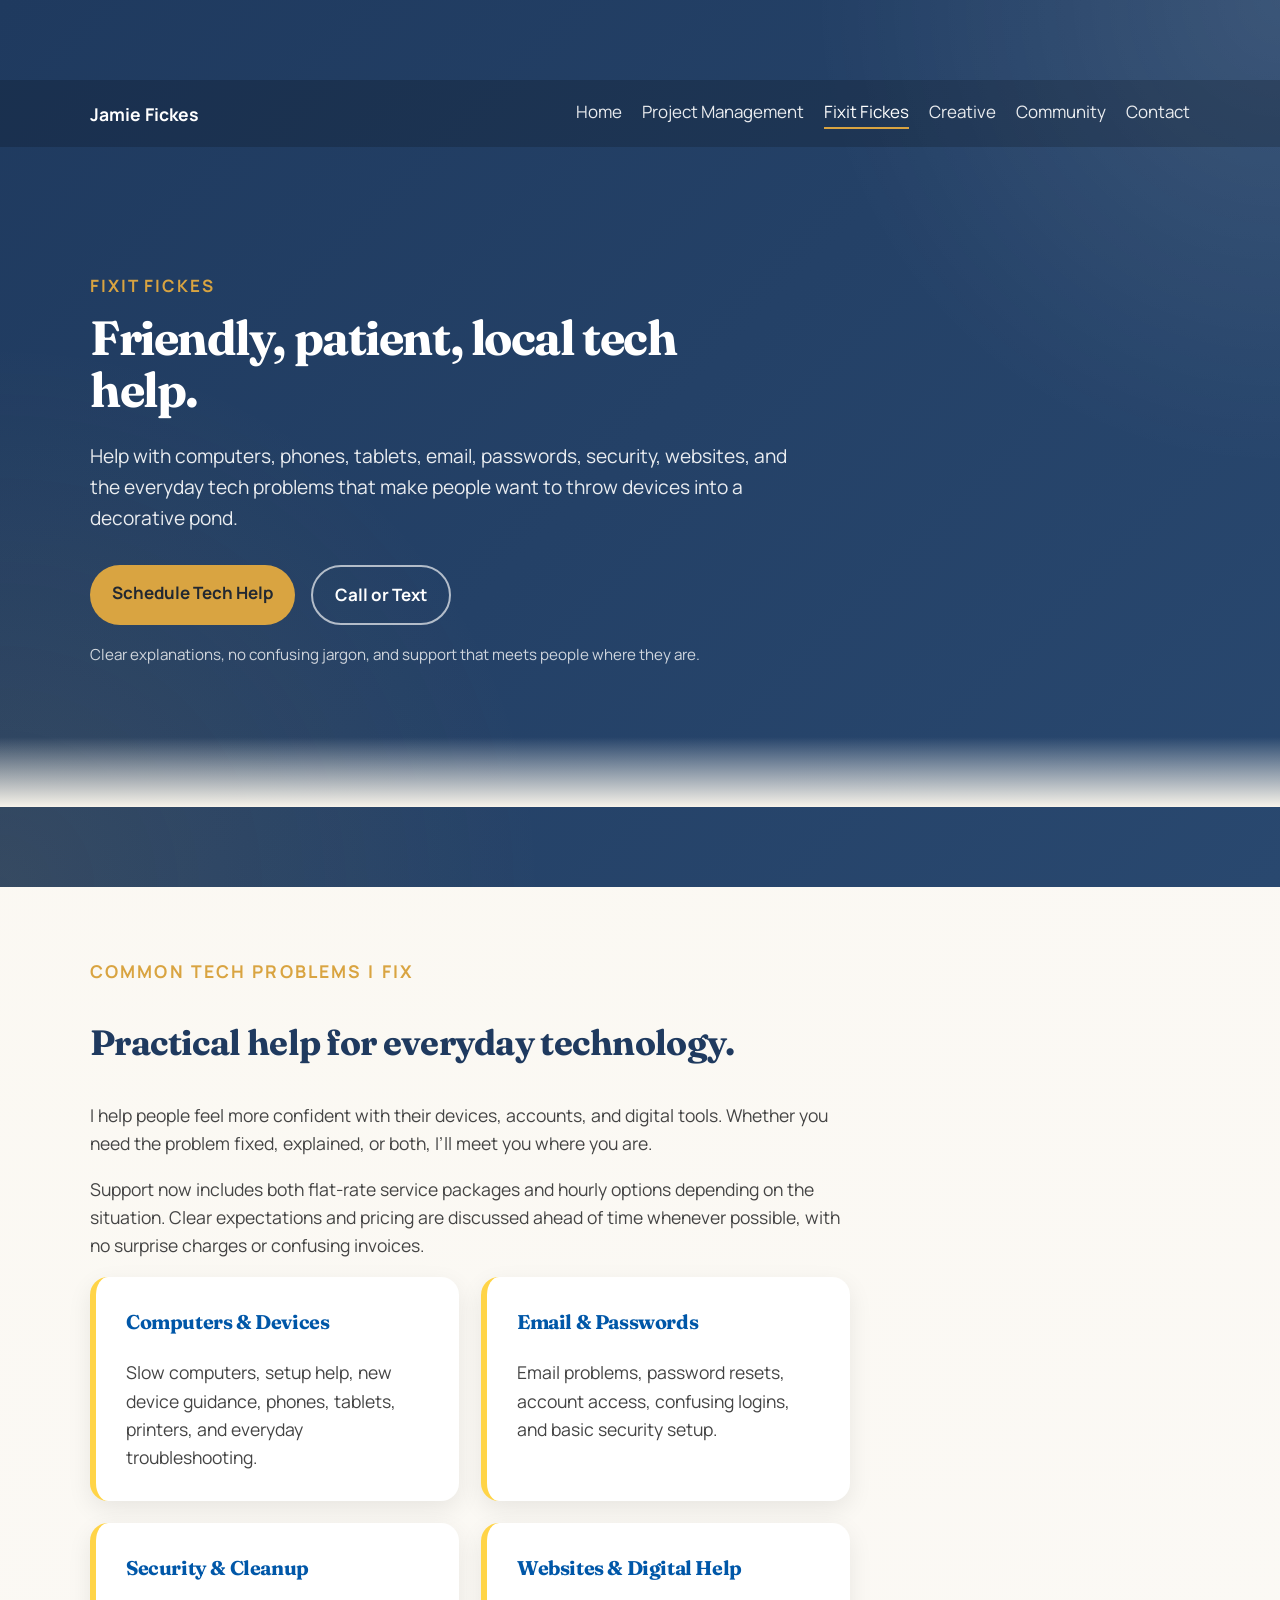
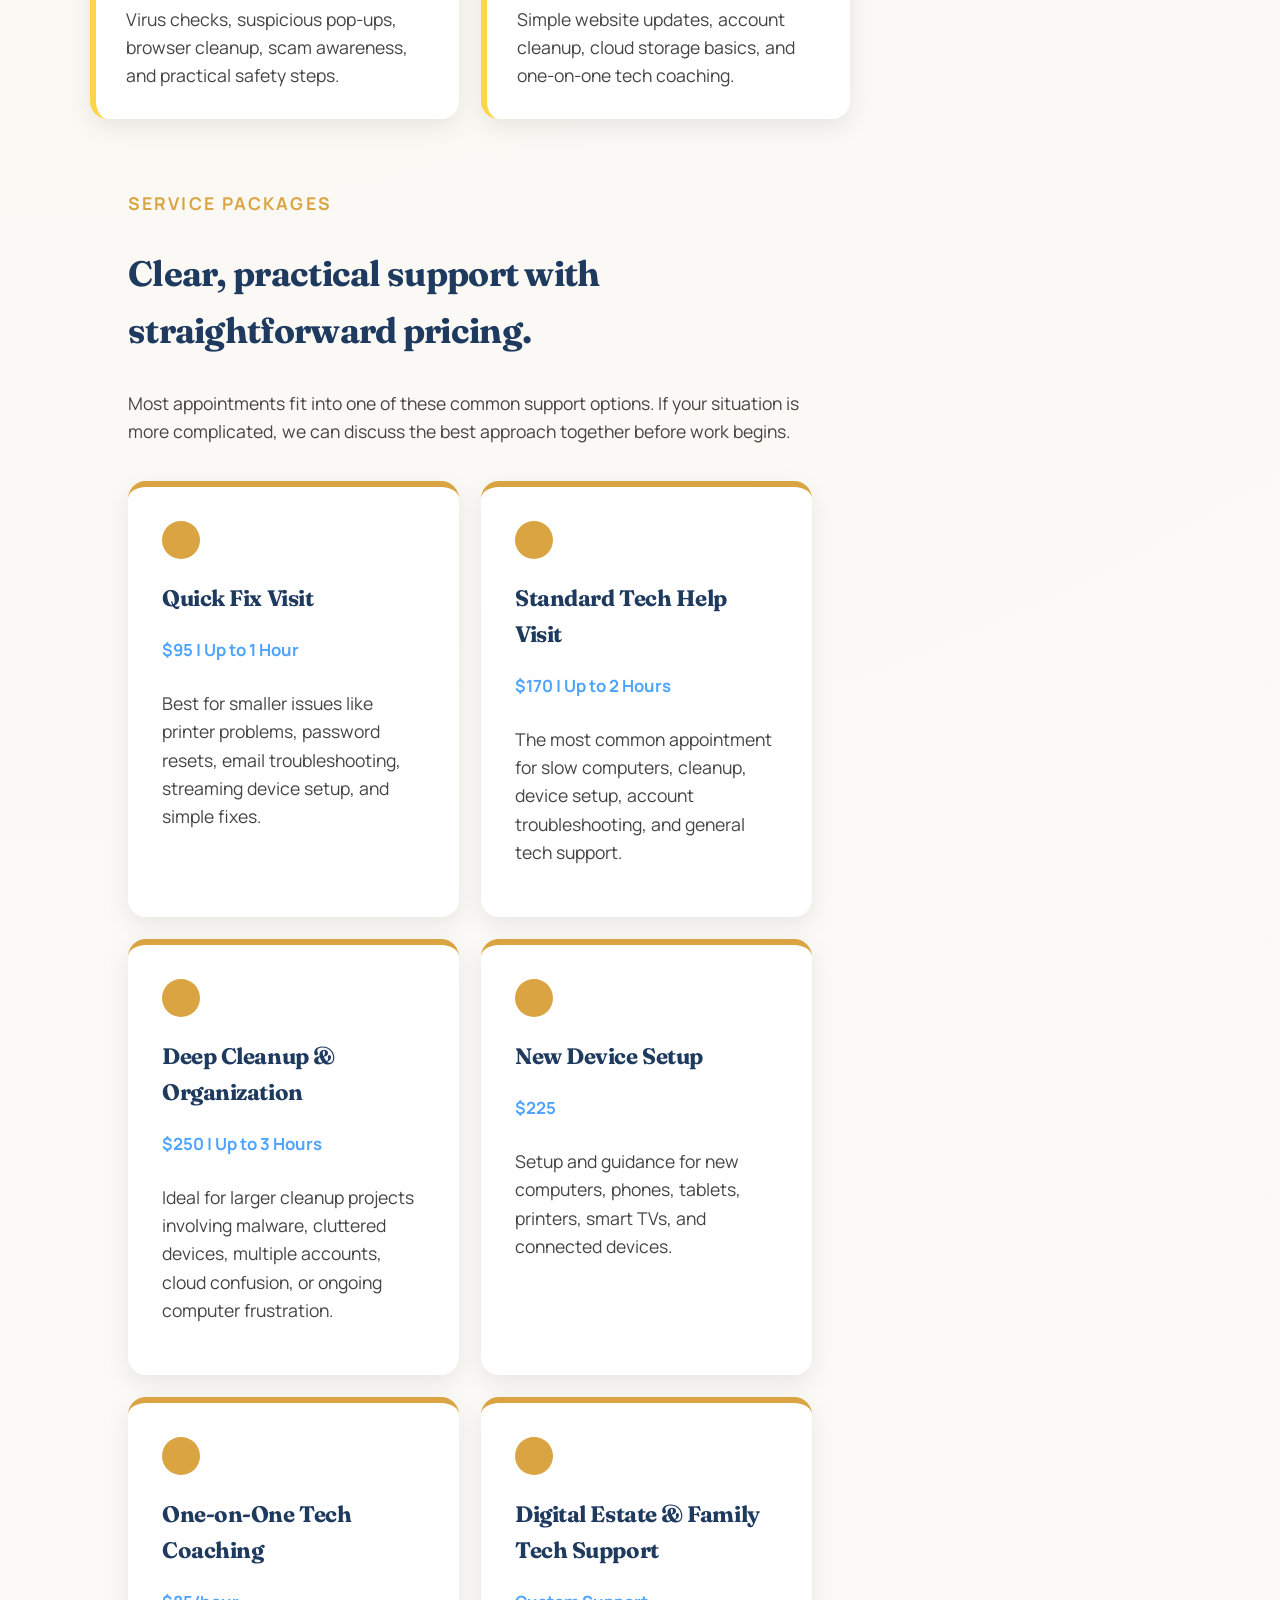
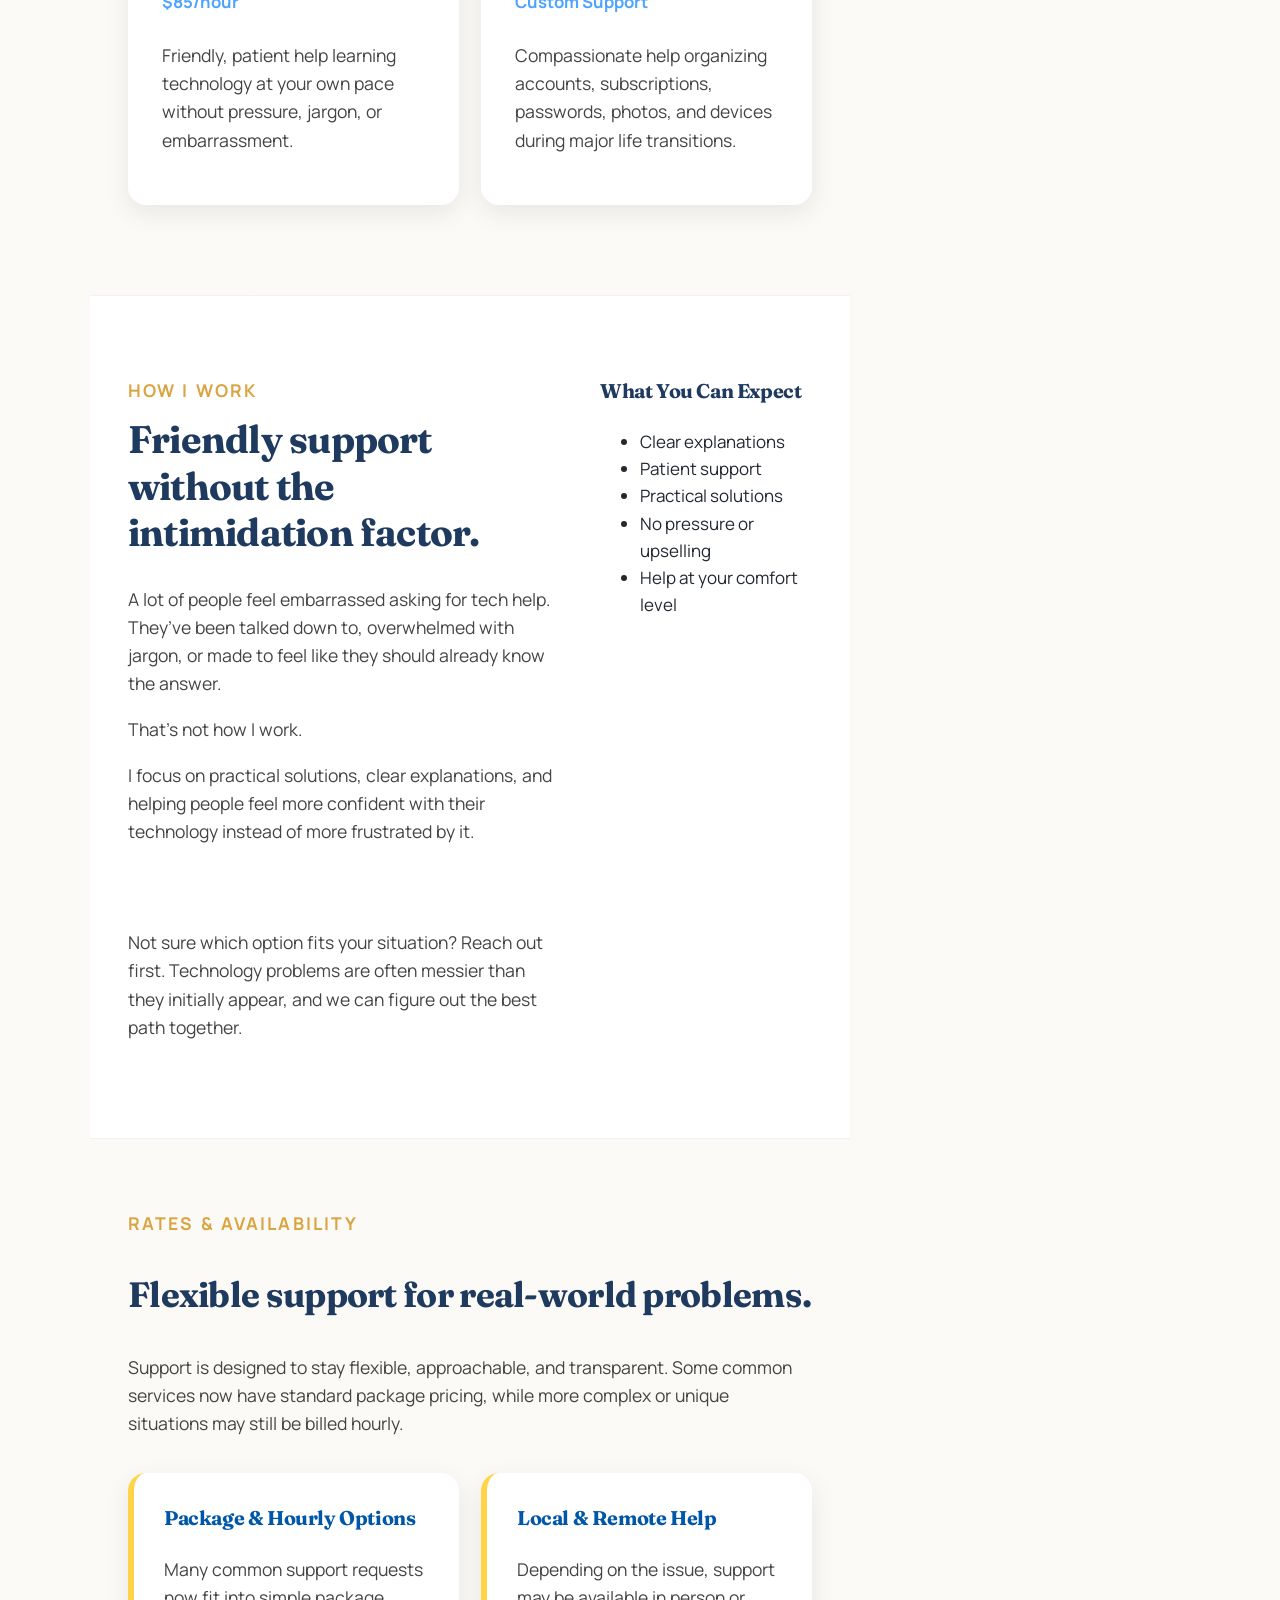
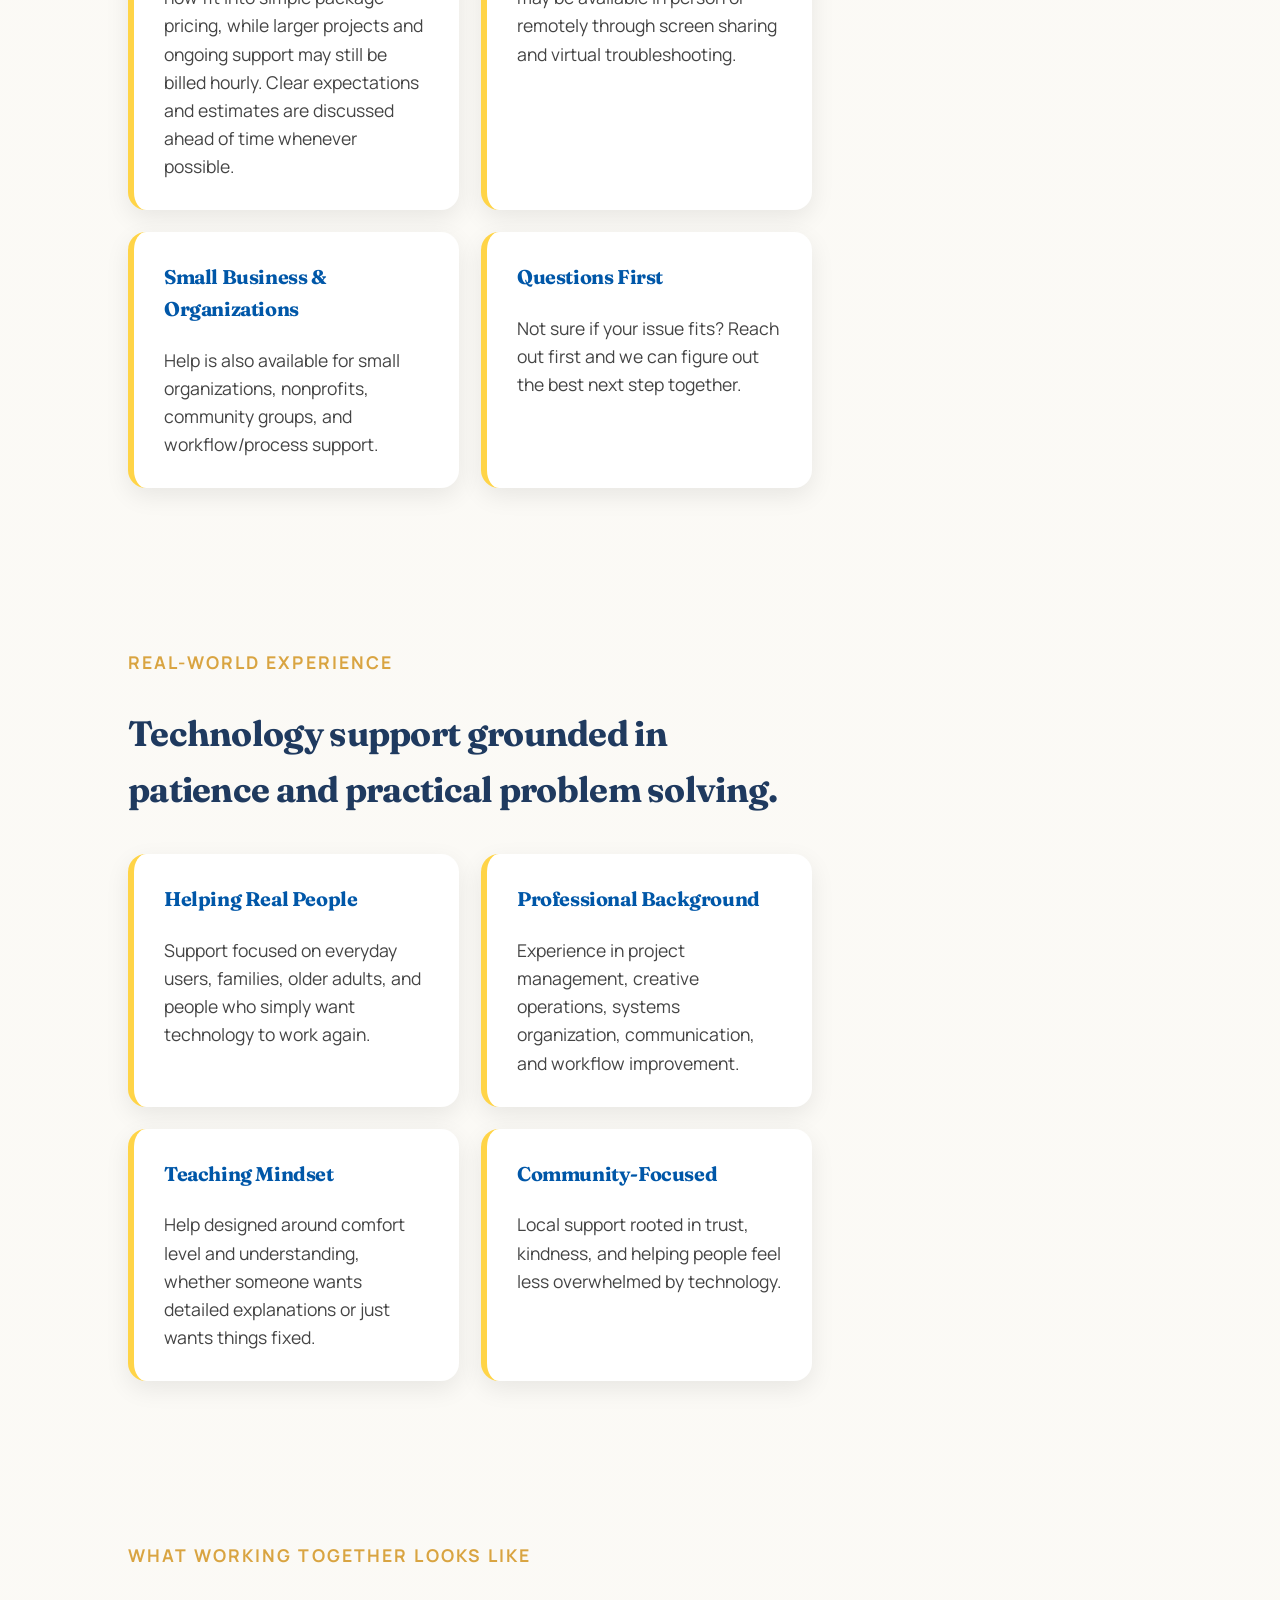
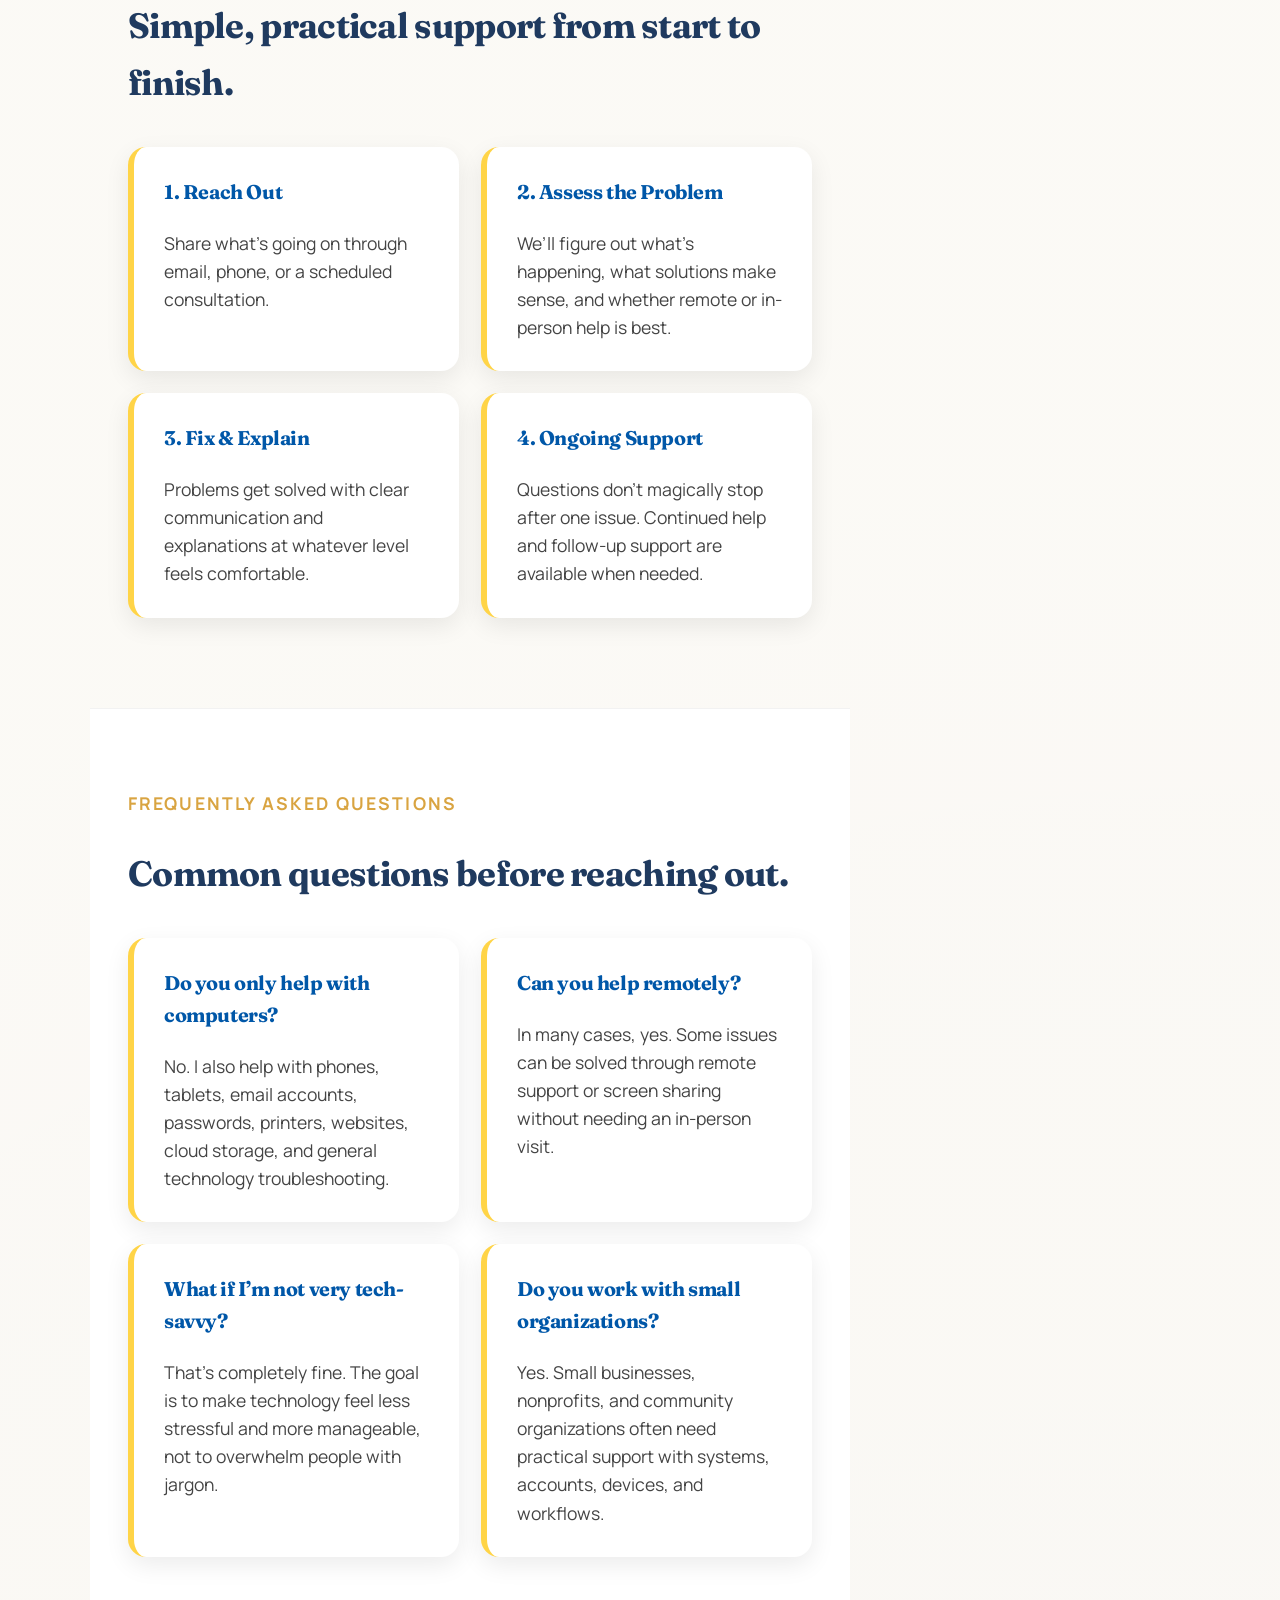
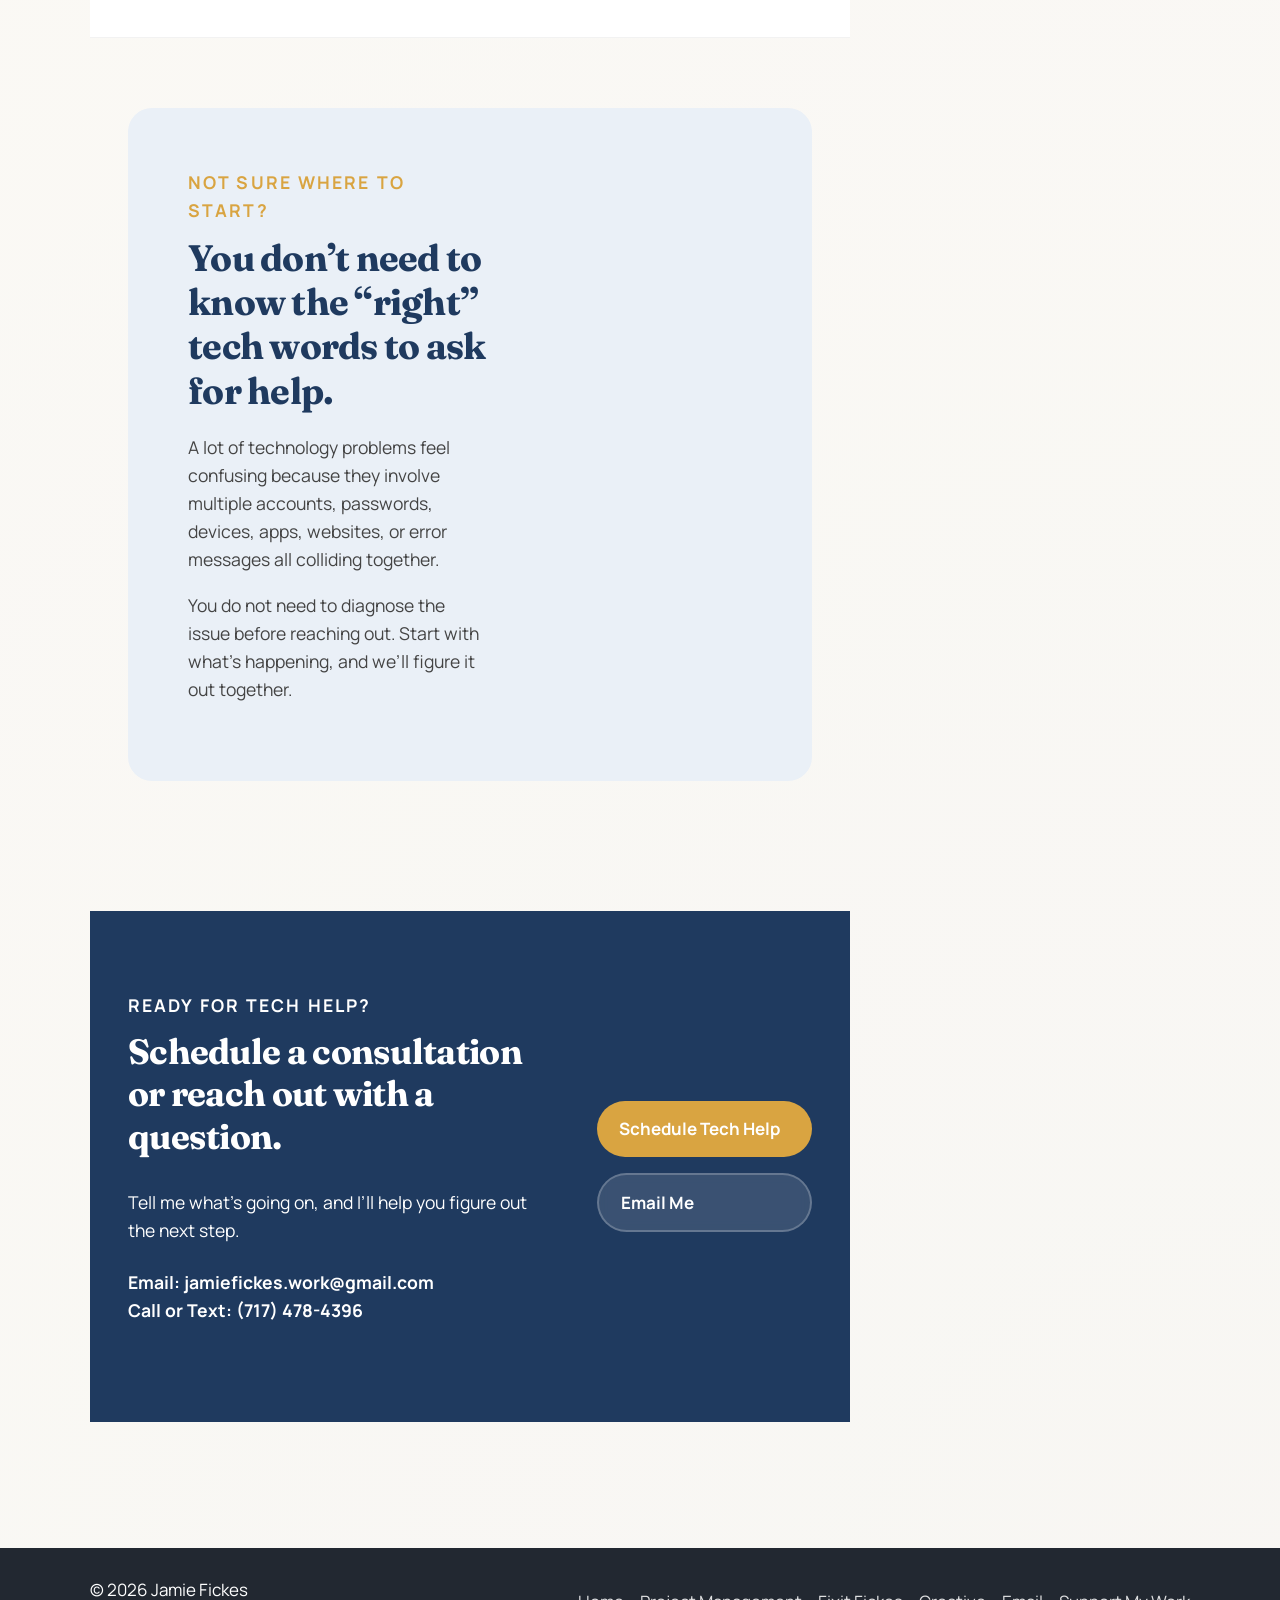
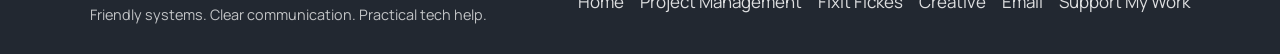
<file: fixit-fickes.html>
<!DOCTYPE html>
<html lang="en">

<head>
    <meta charset="UTF-8">
    <meta name="viewport" content="width=device-width, initial-scale=1.0">
	<meta name="description"
      content="Jamie Fickes provides project management, creative problem solving, community-focused leadership, and friendly local tech help through Fixit Fickes.">
	<meta property="og:title"
      content="Jamie Fickes">

<meta property="og:description"
      content="Project management, creative work, and friendly local tech help.">

<meta property="og:image"
      content="https://jamiefickes.com/assets/images/headshot.jpg">

<meta property="og:type"
      content="website">
<title>
Jamie Fickes | Project Management, Creative Work &amp; Friendly Tech Help
</title>

    <link rel="preconnect" href="https://fonts.googleapis.com">
    <link rel="preconnect" href="https://fonts.gstatic.com" crossorigin>

    <link href="https://fonts.googleapis.com/css2?family=Fraunces:opsz,wght@9..144,600;9..144,700&family=Manrope:wght@400;500;600;700&display=swap" rel="stylesheet">

    <link rel="stylesheet" href="assets/css/styles.css">
</head>

<body>

<header class="site-header fixit-page-header">
    <nav class="top-nav">
        <div class="container nav-inner">
            <a class="site-name" href="index.html">Jamie Fickes</a>

<div class="nav-links">
    <a href="index.html">Home</a>
    <a href="project-management.html">Project Management</a>
    <a href="fixit-fickes.html" class="active-nav">Fixit Fickes</a>
    <a href="creative.html">Creative</a>
    <a href="index.html#community">Community</a>
    <a href="#contact">Contact</a>
</div>
        </div>
    </nav>

    <div class="container hero-layout">
        <div class="hero-text">
            <p class="eyebrow">Fixit Fickes</p>

            <h1>Friendly, patient, local tech help.</h1>

            <p class="intro">
                Help with computers, phones, tablets, email, passwords, security,
                websites, and the everyday tech problems that make people want to throw devices into a decorative pond.
            </p>

            <div class="hero-actions">
                <a class="button primary-button" href="https://calendly.com/jamiefickes/tech-help-consultation">
                    Schedule Tech Help
                </a>

                <a class="button outline-button" href="tel:+17174784396">
                    Call or Text
                </a>
            </div>

            <p class="hero-note">
                Clear explanations, no confusing jargon, and support that meets people where they are.
            </p>
        </div>
    </div>
</header>

<main>

    <section class="section">
        <div class="container">

            <div class="section-heading">
                <p class="eyebrow dark">Common Tech Problems I Fix</p>

                <h2>Practical help for everyday technology.</h2>

                <p>
                    I help people feel more confident with their devices, accounts, and digital tools.
                    Whether you need the problem fixed, explained, or both, I’ll meet you where you are.
                </p>
				<p>
<p>
    Support now includes both flat-rate service packages and hourly options depending on the situation.
    Clear expectations and pricing are discussed ahead of time whenever possible, with no surprise charges or confusing invoices.
</p>

            <div class="service-grid">

                <div class="service-item">
                    <h3>Computers &amp; Devices</h3>
                    <p>Slow computers, setup help, new device guidance, phones, tablets, printers, and everyday troubleshooting.</p>
                </div>

                <div class="service-item">
                    <h3>Email &amp; Passwords</h3>
                    <p>Email problems, password resets, account access, confusing logins, and basic security setup.</p>
                </div>

                <div class="service-item">
                    <h3>Security &amp; Cleanup</h3>
                    <p>Virus checks, suspicious pop-ups, browser cleanup, scam awareness, and practical safety steps.</p>
                </div>

                <div class="service-item">
                    <h3>Websites &amp; Digital Help</h3>
                    <p>Simple website updates, account cleanup, cloud storage basics, and one-on-one tech coaching.</p>
                </div>

            </div>
<section class="section">
  <div class="container">

    <div class="section-heading">
      <p class="eyebrow dark">Service Packages</p>

      <h2>Clear, practical support with straightforward pricing.</h2>

      <p>
        Most appointments fit into one of these common support options.
        If your situation is more complicated, we can discuss the best approach together before work begins.
      </p>
    </div>

    <div class="card-grid">

      <div class="card">
        <h3>Quick Fix Visit</h3>
        <p><strong>$95 | Up to 1 Hour</strong></p>

        <p>
          Best for smaller issues like printer problems, password resets,
          email troubleshooting, streaming device setup, and simple fixes.
        </p>
      </div>

      <div class="card">
        <h3>Standard Tech Help Visit</h3>
        <p><strong>$170 | Up to 2 Hours</strong></p>

        <p>
          The most common appointment for slow computers, cleanup,
          device setup, account troubleshooting, and general tech support.
        </p>
      </div>

      <div class="card">
        <h3>Deep Cleanup &amp; Organization</h3>
        <p><strong>$250 | Up to 3 Hours</strong></p>

        <p>
          Ideal for larger cleanup projects involving malware,
          cluttered devices, multiple accounts, cloud confusion,
          or ongoing computer frustration.
        </p>
      </div>

      <div class="card">
        <h3>New Device Setup</h3>
        <p><strong>$225</strong></p>

        <p>
          Setup and guidance for new computers, phones, tablets,
          printers, smart TVs, and connected devices.
        </p>
      </div>

      <div class="card">
        <h3>One-on-One Tech Coaching</h3>
        <p><strong>$85/hour</strong></p>

        <p>
          Friendly, patient help learning technology at your own pace
          without pressure, jargon, or embarrassment.
        </p>
      </div>

      <div class="card">
        <h3>Digital Estate &amp; Family Tech Support</h3>
        <p><strong>Custom Support</strong></p>

        <p>
          Compassionate help organizing accounts, subscriptions,
          passwords, photos, and devices during major life transitions.
        </p>
      </div>

    </div>

  </div>
</section>
    <section class="about-section">
        <div class="container about-grid">

            <div class="about-text">
                <p class="eyebrow dark">How I Work</p>

                <h2>Friendly support without the intimidation factor.</h2>

                <p>
                    A lot of people feel embarrassed asking for tech help.
                    They’ve been talked down to, overwhelmed with jargon,
                    or made to feel like they should already know the answer.
                </p>

                <p>That’s not how I work.</p>

                <p>
                    I focus on practical solutions, clear explanations,
                    and helping people feel more confident with their technology
                    instead of more frustrated by it.
                </p>
            </div>

            <div class="about-card">
                <h3>What You Can Expect</h3>

                <ul>
                    <li>Clear explanations</li>
                    <li>Patient support</li>
                    <li>Practical solutions</li>
                    <li>No pressure or upselling</li>
                    <li>Help at your comfort level</li>
                </ul>
            </div>
<p class="section-intro">
Not sure which option fits your situation? Reach out first. Technology problems are often messier than they initially appear, and we can figure out the best path together.
</p>
        </div>
    </section>

    <section class="section">
        <div class="container">

            <div class="section-heading">
                <p class="eyebrow dark">Rates &amp; Availability</p>

                <h2>Flexible support for real-world problems.</h2>

                <p>
                Support is designed to stay flexible, approachable, and transparent. Some common services now have standard package pricing, while more complex or unique situations may still be billed hourly.
                </p>
            </div>

            <div class="service-grid">

                <div class="service-item">
<h3>Package &amp; Hourly Options</h3>
<p>Many common support requests now fit into simple package pricing, while larger projects and ongoing support may still be billed hourly. Clear expectations and estimates are discussed ahead of time whenever possible.</p>
                </div>

                <div class="service-item">
                    <h3>Local &amp; Remote Help</h3>
                    <p>Depending on the issue, support may be available in person or remotely through screen sharing and virtual troubleshooting.</p>
                </div>

                <div class="service-item">
                    <h3>Small Business &amp; Organizations</h3>
                    <p>Help is also available for small organizations, nonprofits, community groups, and workflow/process support.</p>
                </div>

                <div class="service-item">
                    <h3>Questions First</h3>
                    <p>Not sure if your issue fits? Reach out first and we can figure out the best next step together.</p>
                </div>

            </div>

        </div>
    </section>

    <section class="section">
        <div class="container">

            <div class="section-heading">
                <p class="eyebrow dark">Real-World Experience</p>

                <h2>Technology support grounded in patience and practical problem solving.</h2>
            </div>

            <div class="service-grid">

                <div class="service-item">
                    <h3>Helping Real People</h3>
                    <p>Support focused on everyday users, families, older adults, and people who simply want technology to work again.</p>
                </div>

                <div class="service-item">
                    <h3>Professional Background</h3>
                    <p>Experience in project management, creative operations, systems organization, communication, and workflow improvement.</p>
                </div>

                <div class="service-item">
                    <h3>Teaching Mindset</h3>
                    <p>Help designed around comfort level and understanding, whether someone wants detailed explanations or just wants things fixed.</p>
                </div>

                <div class="service-item">
                    <h3>Community-Focused</h3>
                    <p>Local support rooted in trust, kindness, and helping people feel less overwhelmed by technology.</p>
                </div>

            </div>

        </div>
    </section>

    <section class="section">
        <div class="container">

            <div class="section-heading">
                <p class="eyebrow dark">What Working Together Looks Like</p>

                <h2>Simple, practical support from start to finish.</h2>
            </div>

            <div class="service-grid">

                <div class="service-item">
                    <h3>1. Reach Out</h3>
                    <p>Share what’s going on through email, phone, or a scheduled consultation.</p>
                </div>

                <div class="service-item">
                    <h3>2. Assess the Problem</h3>
                    <p>We’ll figure out what’s happening, what solutions make sense, and whether remote or in-person help is best.</p>
                </div>

                <div class="service-item">
                    <h3>3. Fix &amp; Explain</h3>
                    <p>Problems get solved with clear communication and explanations at whatever level feels comfortable.</p>
                </div>

                <div class="service-item">
                    <h3>4. Ongoing Support</h3>
                    <p>Questions don’t magically stop after one issue. Continued help and follow-up support are available when needed.</p>
                </div>

            </div>

        </div>
    </section>

    <section class="about-section">
        <div class="container">

            <div class="section-heading">
                <p class="eyebrow dark">Frequently Asked Questions</p>

                <h2>Common questions before reaching out.</h2>
            </div>

            <div class="service-grid">

                <div class="service-item">
                    <h3>Do you only help with computers?</h3>
                    <p>No. I also help with phones, tablets, email accounts, passwords, printers, websites, cloud storage, and general technology troubleshooting.</p>
                </div>

                <div class="service-item">
                    <h3>Can you help remotely?</h3>
                    <p>In many cases, yes. Some issues can be solved through remote support or screen sharing without needing an in-person visit.</p>
                </div>

                <div class="service-item">
                    <h3>What if I’m not very tech-savvy?</h3>
                    <p>That’s completely fine. The goal is to make technology feel less stressful and more manageable, not to overwhelm people with jargon.</p>
                </div>

                <div class="service-item">
                    <h3>Do you work with small organizations?</h3>
                    <p>Yes. Small businesses, nonprofits, and community organizations often need practical support with systems, accounts, devices, and workflows.</p>
                </div>

            </div>

        </div>
    </section>

    <section class="section">
        <div class="container">

            <div class="feature-block pm-feature">
                <div class="feature-text">
                    <p class="eyebrow dark">Not Sure Where to Start?</p>

                    <h2>You don’t need to know the “right” tech words to ask for help.</h2>

                    <p>
                        A lot of technology problems feel confusing because they involve multiple accounts,
                        passwords, devices, apps, websites, or error messages all colliding together.
                    </p>

                    <p>
                        You do not need to diagnose the issue before reaching out.
                        Start with what’s happening, and we’ll figure it out together.
                    </p>
                </div>
            </div>

        </div>
    </section>

    <section class="contact-section" id="contact">
        <div class="container contact-box">

            <div>
                <p class="eyebrow">Ready for Tech Help?</p>

                <h2>Schedule a consultation or reach out with a question.</h2>

                <p>Tell me what’s going on, and I’ll help you figure out the next step.</p>

                <p class="contact-details">
                    <strong>Email:</strong>
                    <a href="mailto:jamiefickes.work@gmail.com">jamiefickes.work@gmail.com</a>

                    <br>

                    <strong>Call or Text:</strong>
                    <a href="tel:+17174784396">(717) 478-4396</a>
                </p>
            </div>

            <div class="contact-actions">
                <a class="button primary-button" href="https://calendly.com/jamiefickes/tech-help-consultation">
                    Schedule Tech Help
                </a>

                <a class="button secondary-button" href="mailto:jamiefickes.work@gmail.com">
                    Email Me
                </a>
            </div>

        </div>
    </section>

</main>

<footer class="site-footer">
    <div class="container footer-inner">

        <div>
            <p>&copy; 2026 Jamie Fickes</p>
            <p class="footer-tagline">Friendly systems. Clear communication. Practical tech help.</p>
        </div>

<div class="footer-links">
    <a href="index.html">Home</a>
    <a href="project-management.html">Project Management</a>
    <a href="fixit-fickes.html">Fixit Fickes</a>
    <a href="creative.html">Creative</a>
    <a href="mailto:jamiefickes.work@gmail.com">Email</a>
	<a href="https://ko-fi.com/jamiefickes" target="_blank">
    Support My Work
</a>
</div>
        </div>

</footer>

</body>
</html>
</file>
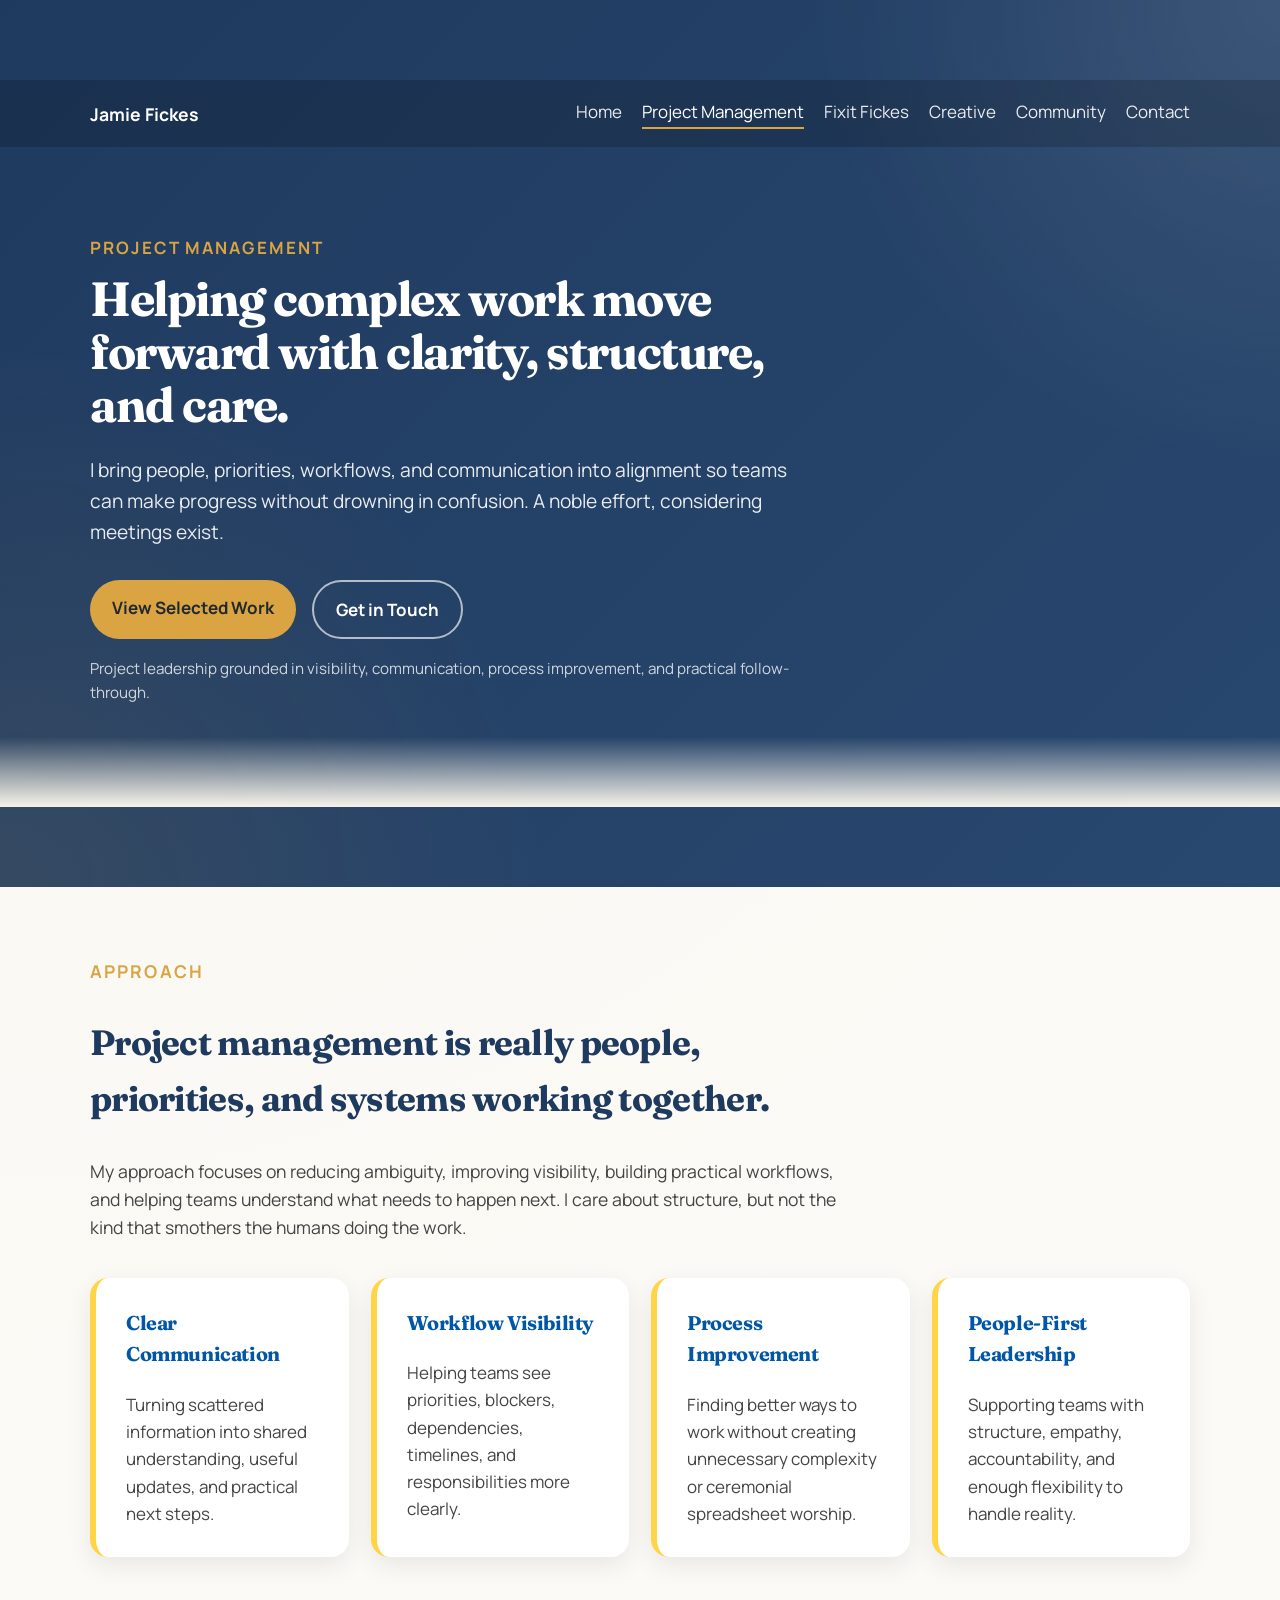
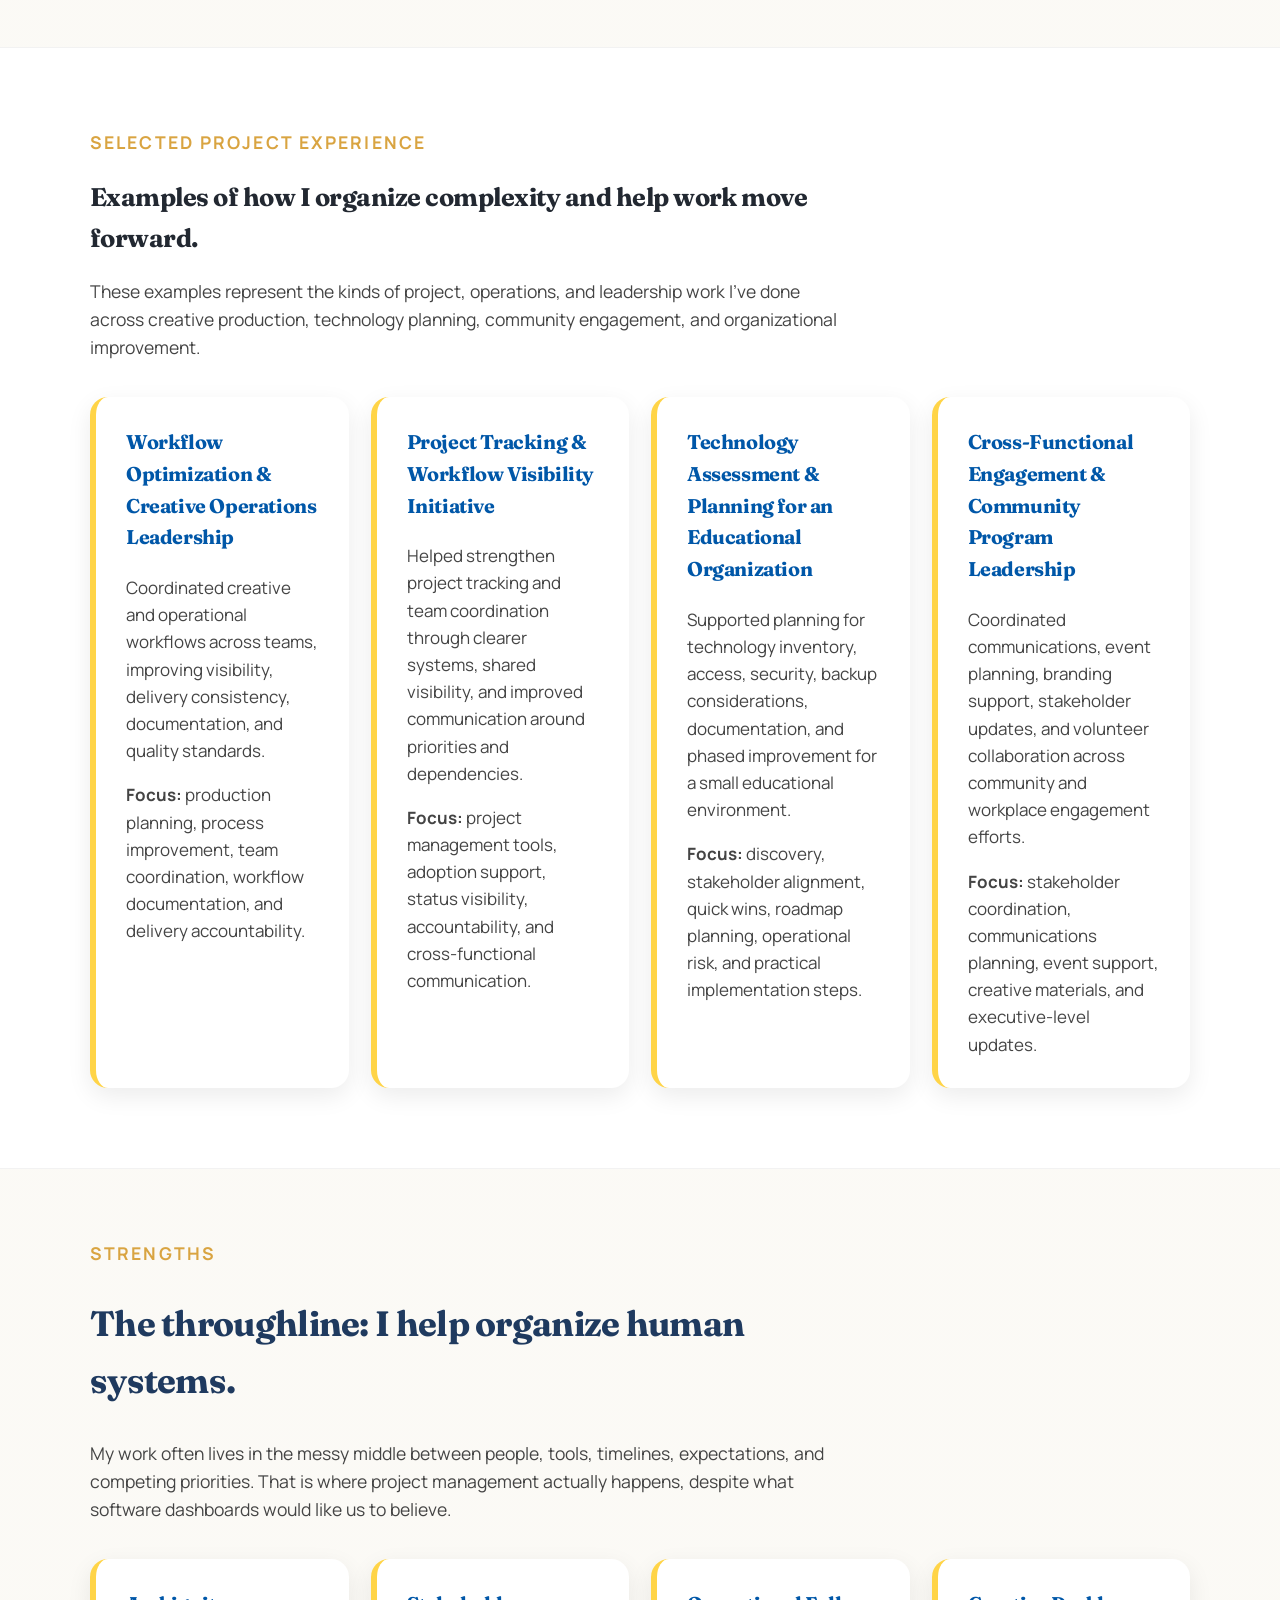
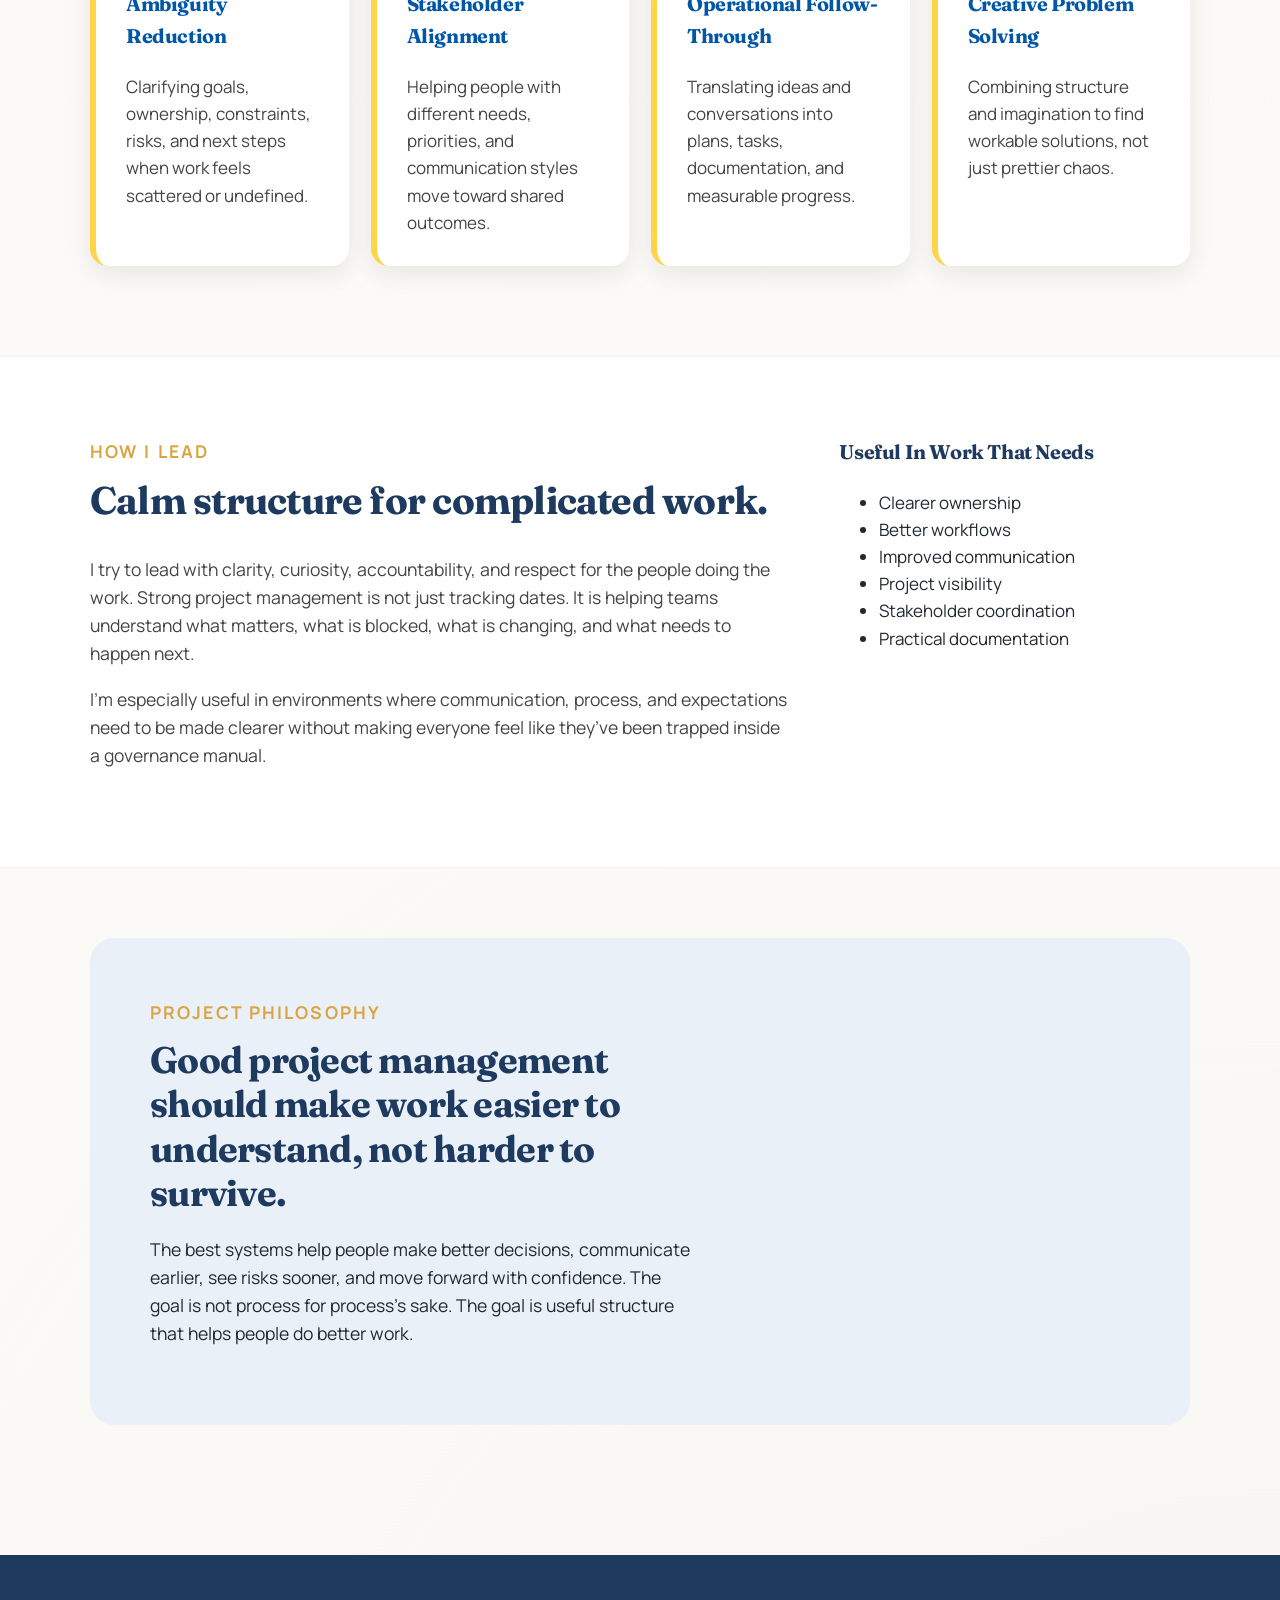
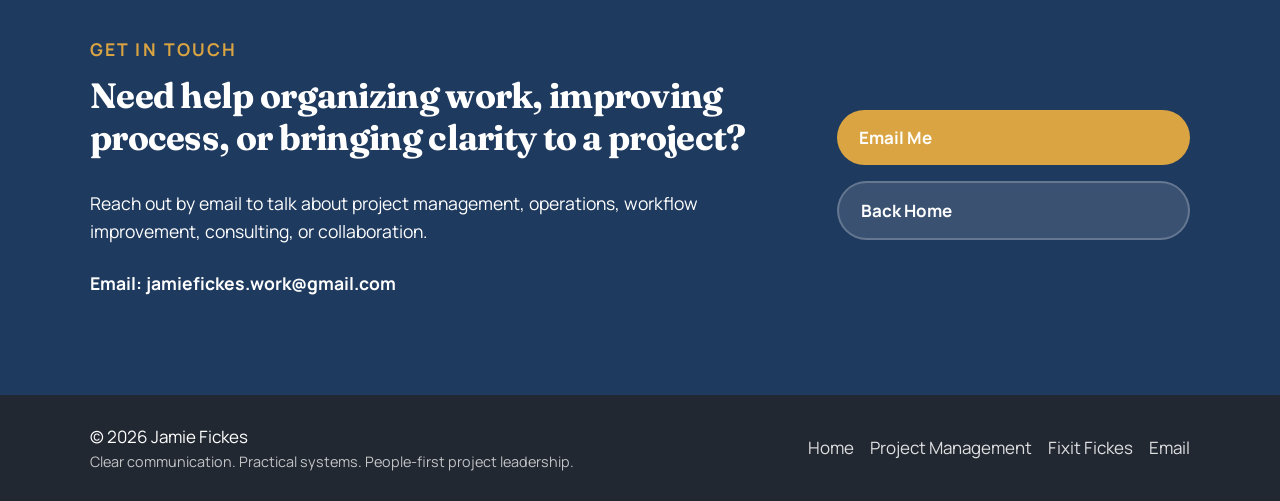
<file: project-management.html>
<!DOCTYPE html>
<html lang="en">

<head>
    <meta charset="UTF-8">
    <meta name="viewport" content="width=device-width, initial-scale=1.0">
<meta name="description"
      content="Jamie Fickes provides project management, creative problem solving, community-focused leadership, and friendly local tech help through Fixit Fickes.">
	<meta property="og:title"
      content="Jamie Fickes">

<meta property="og:description"
      content="Project management, creative work, and friendly local tech help.">

<meta property="og:image"
      content="https://jamiefickes.com/assets/images/headshot.jpg">

<meta property="og:type"
      content="website">
    <title>
Jamie Fickes | Project Management, Creative Work &amp; Friendly Tech Help
</title>

    <link rel="preconnect" href="https://fonts.googleapis.com">
    <link rel="preconnect" href="https://fonts.gstatic.com" crossorigin>

    <link href="https://fonts.googleapis.com/css2?family=Fraunces:opsz,wght@9..144,600;9..144,700&family=Manrope:wght@400;500;600;700&display=swap" rel="stylesheet">

    <link rel="stylesheet" href="assets/css/styles.css?v=2">
</head>

<body>

<header class="site-header">

    <nav class="top-nav">
        <div class="container nav-inner">
            <a class="site-name" href="index.html">Jamie Fickes</a>

            <div class="nav-links">
                <a href="index.html">Home</a>
                <a href="project-management.html" class="active-nav">Project Management</a>
                <a href="fixit-fickes.html">Fixit Fickes</a>
                <a href="index.html#creative">Creative</a>
                <a href="index.html#community">Community</a>
                <a href="#contact">Contact</a>
            </div>
        </div>
    </nav>

    <div class="container hero-layout">
        <div class="hero-text">
            <p class="eyebrow">Project Management</p>

            <h1>Helping complex work move forward with clarity, structure, and care.</h1>

            <p class="intro">
                I bring people, priorities, workflows, and communication into alignment so teams can make progress without drowning in confusion. A noble effort, considering meetings exist.
            </p>

            <div class="hero-actions">
                <a class="button primary-button" href="#selected-projects">
                    View Selected Work
                </a>

                <a class="button outline-button" href="#contact">
                    Get in Touch
                </a>
            </div>

            <p class="hero-note">
                Project leadership grounded in visibility, communication, process improvement, and practical follow-through.
            </p>
        </div>
    </div>

</header>

<main>

    <section class="section">
        <div class="container">

            <div class="section-heading">
                <p class="eyebrow dark">Approach</p>

                <h2>Project management is really people, priorities, and systems working together.</h2>

                <p>
                    My approach focuses on reducing ambiguity, improving visibility, building practical workflows,
                    and helping teams understand what needs to happen next. I care about structure, but not the kind
                    that smothers the humans doing the work.
                </p>
            </div>

            <div class="service-grid">

                <div class="service-item">
                    <h3>Clear Communication</h3>
                    <p>
                        Turning scattered information into shared understanding, useful updates, and practical next steps.
                    </p>
                </div>

                <div class="service-item">
                    <h3>Workflow Visibility</h3>
                    <p>
                        Helping teams see priorities, blockers, dependencies, timelines, and responsibilities more clearly.
                    </p>
                </div>

                <div class="service-item">
                    <h3>Process Improvement</h3>
                    <p>
                        Finding better ways to work without creating unnecessary complexity or ceremonial spreadsheet worship.
                    </p>
                </div>

                <div class="service-item">
                    <h3>People-First Leadership</h3>
                    <p>
                        Supporting teams with structure, empathy, accountability, and enough flexibility to handle reality.
                    </p>
                </div>

            </div>

        </div>
    </section>

    <section class="about-section" id="selected-projects">
        <div class="container">

            <div class="section-heading">
                <p class="eyebrow dark">Selected Project Experience</p>

                <h2>Examples of how I organize complexity and help work move forward.</h2>

                <p>
                    These examples represent the kinds of project, operations, and leadership work I’ve done across
                    creative production, technology planning, community engagement, and organizational improvement.
                </p>
            </div>

            <div class="service-grid">

                <div class="service-item">
                    <h3>Workflow Optimization & Creative Operations Leadership</h3>

                    <p>
                        Coordinated creative and operational workflows across teams, improving visibility,
                        delivery consistency, documentation, and quality standards.
                    </p>

                    <p>
                        <strong>Focus:</strong> production planning, process improvement, team coordination,
                        workflow documentation, and delivery accountability.
                    </p>
                </div>

                <div class="service-item">
                    <h3>Project Tracking & Workflow Visibility Initiative</h3>

                    <p>
                        Helped strengthen project tracking and team coordination through clearer systems,
                        shared visibility, and improved communication around priorities and dependencies.
                    </p>

                    <p>
                        <strong>Focus:</strong> project management tools, adoption support, status visibility,
                        accountability, and cross-functional communication.
                    </p>
                </div>

                <div class="service-item">
                    <h3>Technology Assessment & Planning for an Educational Organization</h3>

                    <p>
                        Supported planning for technology inventory, access, security, backup considerations,
                        documentation, and phased improvement for a small educational environment.
                    </p>

                    <p>
                        <strong>Focus:</strong> discovery, stakeholder alignment, quick wins, roadmap planning,
                        operational risk, and practical implementation steps.
                    </p>
                </div>

                <div class="service-item">
                    <h3>Cross-Functional Engagement & Community Program Leadership</h3>

                    <p>
                        Coordinated communications, event planning, branding support, stakeholder updates,
                        and volunteer collaboration across community and workplace engagement efforts.
                    </p>

                    <p>
                        <strong>Focus:</strong> stakeholder coordination, communications planning, event support,
                        creative materials, and executive-level updates.
                    </p>
                </div>

            </div>

        </div>
    </section>

    <section class="section">
        <div class="container">

            <div class="section-heading">
                <p class="eyebrow dark">Strengths</p>

                <h2>The throughline: I help organize human systems.</h2>

                <p>
                    My work often lives in the messy middle between people, tools, timelines, expectations,
                    and competing priorities. That is where project management actually happens, despite what
                    software dashboards would like us to believe.
                </p>
            </div>

            <div class="service-grid">

                <div class="service-item">
                    <h3>Ambiguity Reduction</h3>
                    <p>
                        Clarifying goals, ownership, constraints, risks, and next steps when work feels scattered or undefined.
                    </p>
                </div>

                <div class="service-item">
                    <h3>Stakeholder Alignment</h3>
                    <p>
                        Helping people with different needs, priorities, and communication styles move toward shared outcomes.
                    </p>
                </div>

                <div class="service-item">
                    <h3>Operational Follow-Through</h3>
                    <p>
                        Translating ideas and conversations into plans, tasks, documentation, and measurable progress.
                    </p>
                </div>

                <div class="service-item">
                    <h3>Creative Problem Solving</h3>
                    <p>
                        Combining structure and imagination to find workable solutions, not just prettier chaos.
                    </p>
                </div>

            </div>

        </div>
    </section>

    <section class="about-section">
        <div class="container about-grid">

            <div class="about-text">
                <p class="eyebrow dark">How I Lead</p>

                <h2>Calm structure for complicated work.</h2>

                <p>
                    I try to lead with clarity, curiosity, accountability, and respect for the people doing the work.
                    Strong project management is not just tracking dates. It is helping teams understand what matters,
                    what is blocked, what is changing, and what needs to happen next.
                </p>

                <p>
                    I’m especially useful in environments where communication, process, and expectations need to be
                    made clearer without making everyone feel like they’ve been trapped inside a governance manual.
                </p>
            </div>

            <div class="about-card">
                <h3>Useful In Work That Needs</h3>

                <ul>
                    <li>Clearer ownership</li>
                    <li>Better workflows</li>
                    <li>Improved communication</li>
                    <li>Project visibility</li>
                    <li>Stakeholder coordination</li>
                    <li>Practical documentation</li>
                </ul>
            </div>

        </div>
    </section>

    <section class="section">
        <div class="container">

            <div class="feature-block pm-feature">
                <div class="feature-text">
                    <p class="eyebrow dark">Project Philosophy</p>

                    <h2>Good project management should make work easier to understand, not harder to survive.</h2>

                    <p>
                        The best systems help people make better decisions, communicate earlier, see risks sooner,
                        and move forward with confidence. The goal is not process for process’s sake. The goal is
                        useful structure that helps people do better work.
                    </p>
                </div>
            </div>

        </div>
    </section>

    <section class="contact-section" id="contact">
        <div class="container contact-box">

            <div>
                <p class="eyebrow dark">Get in Touch</p>

                <h2>Need help organizing work, improving process, or bringing clarity to a project?</h2>

                <p>
                    Reach out by email to talk about project management, operations, workflow improvement,
                    consulting, or collaboration.
                </p>

                <p class="contact-details">
                    <strong>Email:</strong>
                    <a href="mailto:jamiefickes.work@gmail.com">jamiefickes.work@gmail.com</a>
                </p>
            </div>

            <div class="contact-actions">
                <a class="button primary-button" href="mailto:jamiefickes.work@gmail.com">
                    Email Me
                </a>

                <a class="button secondary-button" href="index.html">
                    Back Home
                </a>
            </div>

        </div>
    </section>

</main>

<footer class="site-footer">
    <div class="container footer-inner">

        <div>
            <p>&copy; 2026 Jamie Fickes</p>
            <p class="footer-tagline">Clear communication. Practical systems. People-first project leadership.</p>
        </div>

        <div class="footer-links">
            <a href="index.html">Home</a>
            <a href="project-management.html">Project Management</a>
            <a href="fixit-fickes.html">Fixit Fickes</a>
            <a href="mailto:jamiefickes.work@gmail.com">Email</a>
        </div>

    </div>
</footer>

</body>
</html>
</file>
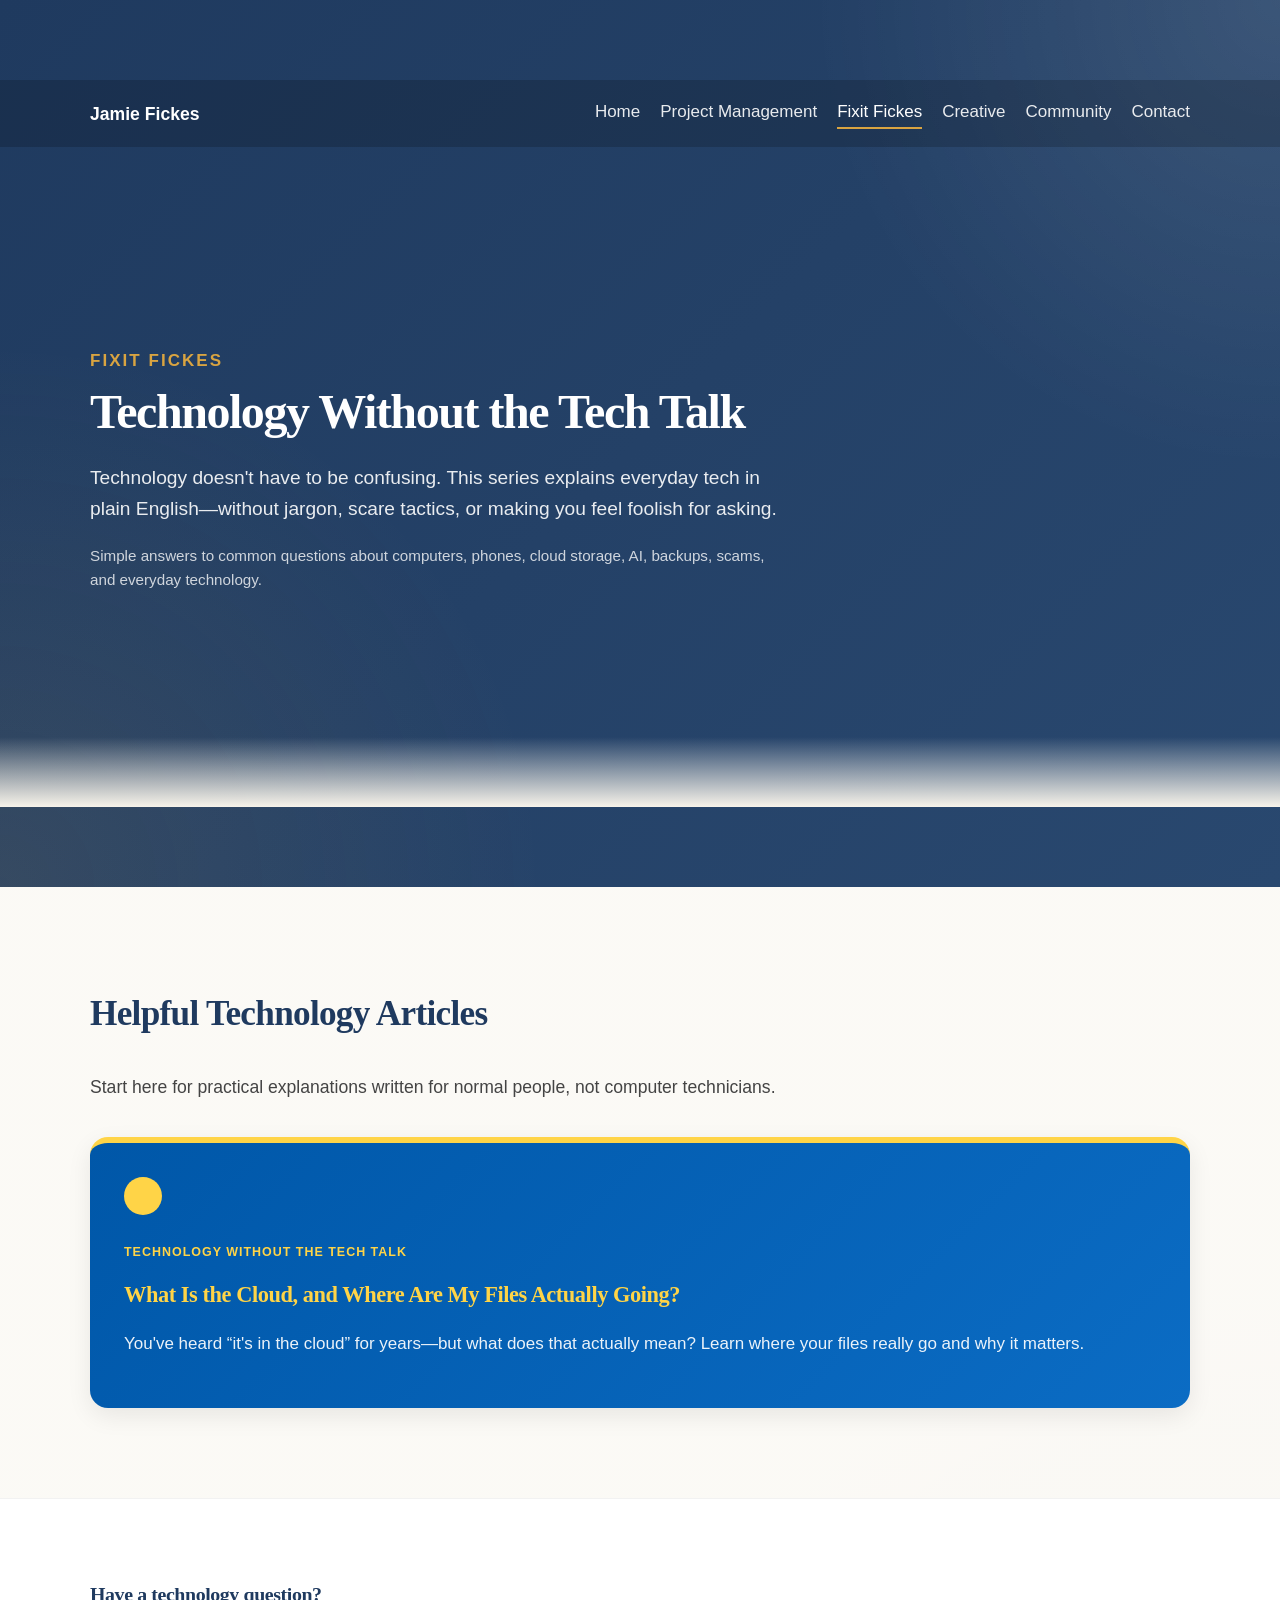
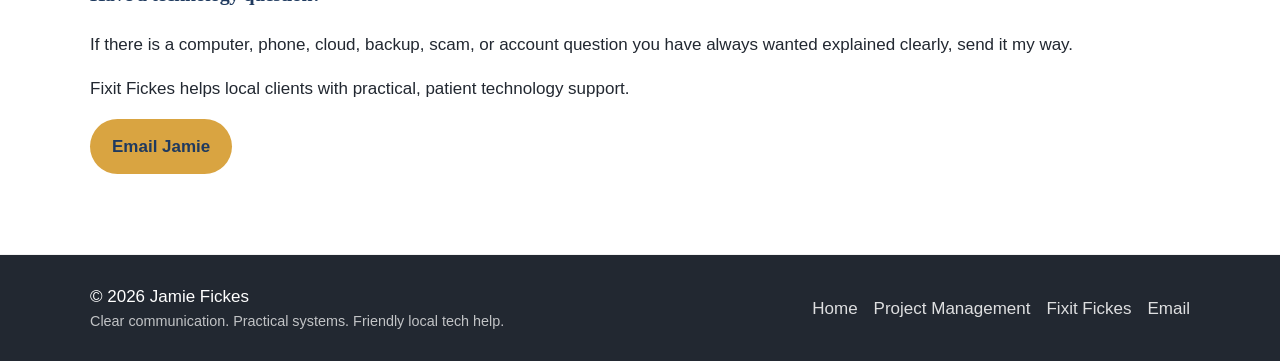
<file: technology-without-the-tech-talk - Copy.html>
<!DOCTYPE html>
<html lang="en">

<head>
    <meta charset="UTF-8">
    <meta name="viewport" content="width=device-width, initial-scale=1.0">
    <title>Technology Without the Tech Talk | Fixit Fickes</title>

    <link rel="stylesheet" href="assets/css/styles.css?v=2">
</head>

<body>

<header class="site-header">

    <nav class="top-nav">
        <div class="container nav-inner">
            <a class="site-name" href="index.html">Jamie Fickes</a>

            <div class="nav-links">
                <a href="index.html">Home</a>
                <a href="project-management.html">Project Management</a>
                <a href="fixit-fickes.html" class="active-nav">Fixit Fickes</a>
                <a href="index.html#creative">Creative</a>
                <a href="index.html#community">Community</a>
                <a href="#contact">Contact</a>
            </div>
        </div>
    </nav>

    <div class="container hero-layout">
        <div class="hero-text">
            <p class="eyebrow">Fixit Fickes</p>

            <h1>Technology Without the Tech Talk</h1>

            <p class="intro">
                Technology doesn't have to be confusing. This series explains everyday
                tech in plain English—without jargon, scare tactics, or making you
                feel foolish for asking.
            </p>

            <p class="hero-note">
                Simple answers to common questions about computers, phones, cloud storage,
                AI, backups, scams, and everyday technology.
            </p>
        </div>
    </div>

</header>

<main>

    <section class="section">
        <div class="container">

            <div class="section-heading">
                <h2>Helpful Technology Articles</h2>
                <p>
                    Start here for practical explanations written for normal people,
                    not computer technicians.
                </p>
            </div>

            <div class="card-grid">

                <a class="card card-link fixit-card" href="cloud.html">
                    <span class="card-label">Technology Without the Tech Talk</span>

                    <h3>What Is the Cloud, and Where Are My Files Actually Going?</h3>

                    <p>
                        You've heard “it's in the cloud” for years—but what does that
                        actually mean? Learn where your files really go and why it matters.
                    </p>
                </a>

            </div>

        </div>
    </section>

    <section class="about-section" id="contact">
        <div class="container">

            <div class="about-card">
                <h3>Have a technology question?</h3>

                <p>
                    If there is a computer, phone, cloud, backup, scam, or account
                    question you have always wanted explained clearly, send it my way.
                </p>

                <p>
                    Fixit Fickes helps local clients with practical, patient technology support.
                </p>

                <a class="button primary-button" href="mailto:jamiefickes.work@gmail.com">
                    Email Jamie
                </a>
            </div>

        </div>
    </section>

</main>

<footer class="site-footer">
    <div class="container footer-inner">

        <div>
            <p>&copy; 2026 Jamie Fickes</p>
            <p class="footer-tagline">Clear communication. Practical systems. Friendly local tech help.</p>
        </div>

        <div class="footer-links">
            <a href="index.html">Home</a>
            <a href="project-management.html">Project Management</a>
            <a href="fixit-fickes.html">Fixit Fickes</a>
            <a href="mailto:jamiefickes.work@gmail.com">Email</a>
        </div>

    </div>
</footer>

</body>
</html>
</file>
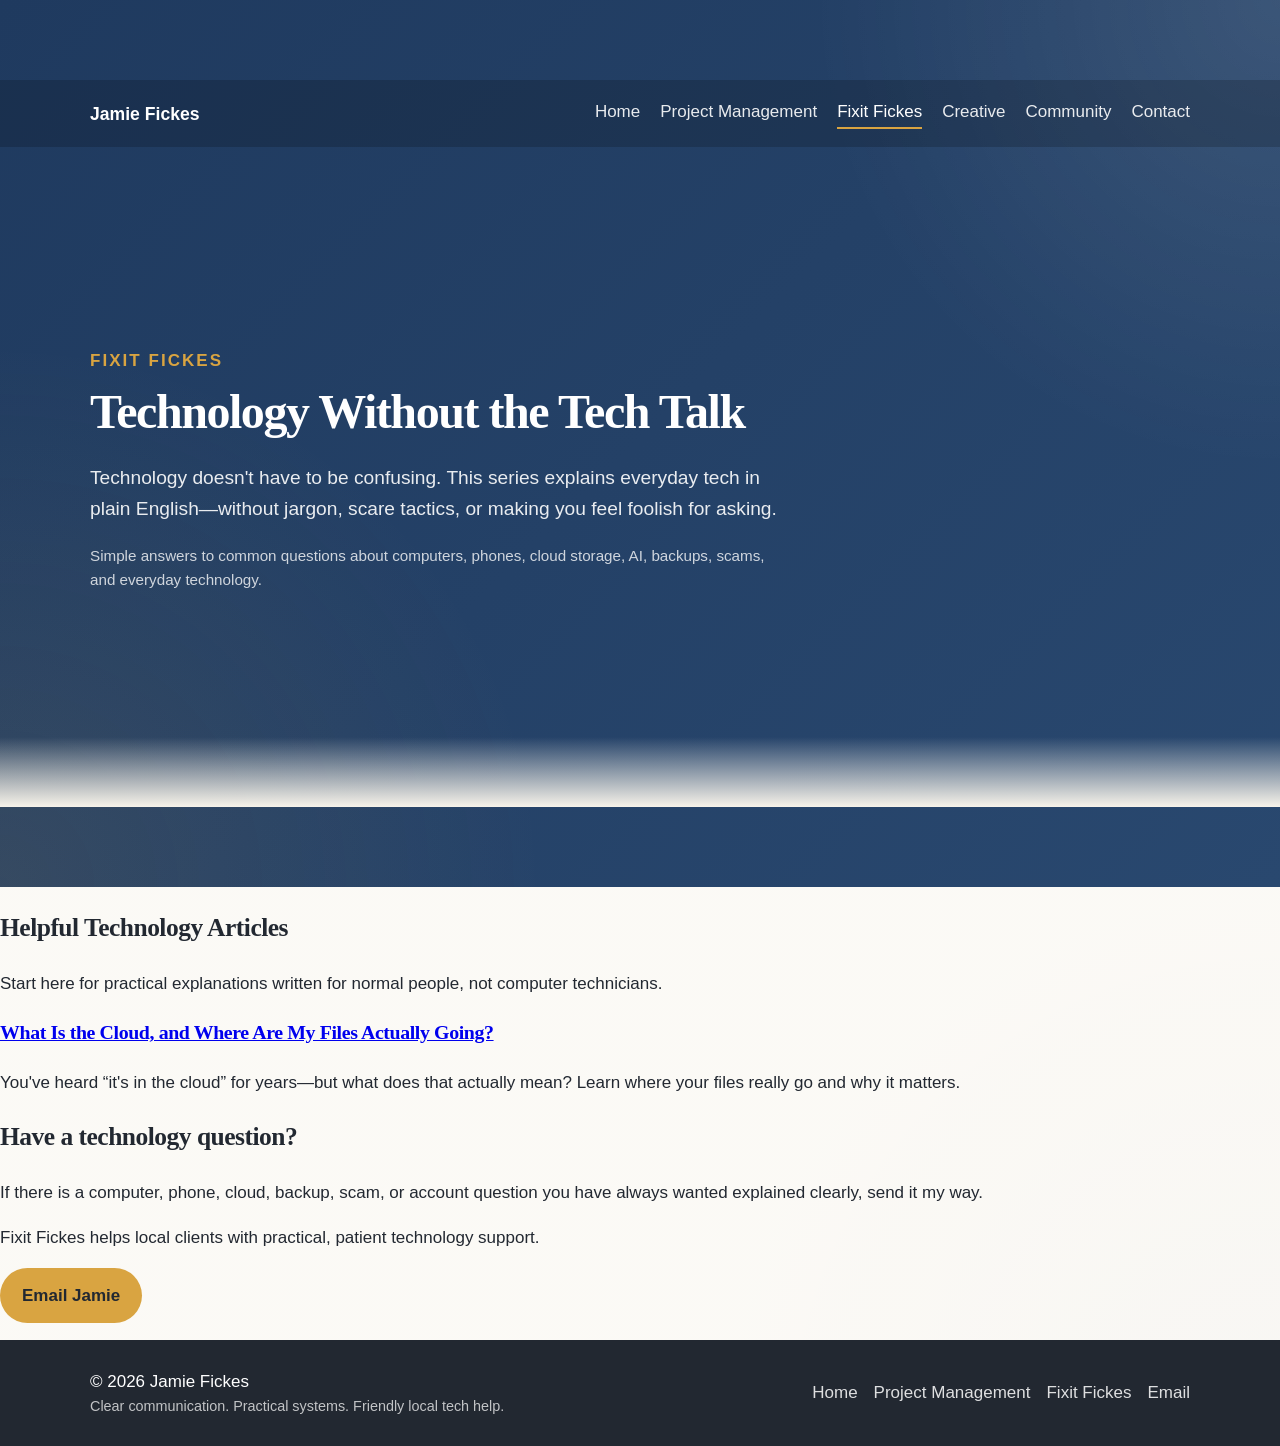
<file: technology-without-the-tech-talk.html>
<!DOCTYPE html>
<html lang="en">

<head>
    <meta charset="UTF-8">
    <meta name="viewport" content="width=device-width, initial-scale=1.0">
    <title>Technology Without the Tech Talk | Fixit Fickes</title>

    <link rel="stylesheet" href="assets/css/styles.css?v=2">
</head>

<body>

<header class="site-header">

    <nav class="top-nav">
        <div class="container nav-inner">
            <a class="site-name" href="index.html">Jamie Fickes</a>

            <div class="nav-links">
                <a href="index.html">Home</a>
                <a href="project-management.html">Project Management</a>
                <a href="fixit-fickes.html" class="active-nav">Fixit Fickes</a>
                <a href="index.html#creative">Creative</a>
                <a href="index.html#community">Community</a>
                <a href="#contact">Contact</a>
            </div>
        </div>
    </nav>

    <div class="container hero-layout">
        <div class="hero-text">
            <p class="eyebrow">Fixit Fickes</p>

            <h1>Technology Without the Tech Talk</h1>

            <p class="intro">
                Technology doesn't have to be confusing. This series explains everyday
                tech in plain English—without jargon, scare tactics, or making you
                feel foolish for asking.
            </p>

            <p class="hero-note">
                Simple answers to common questions about computers, phones, cloud storage,
                AI, backups, scams, and everyday technology.
            </p>
        </div>
    </div>

</header>

<main>

    <section class="page-intro">
        <h2>Helpful Technology Articles</h2>
        <p>
            Start here for practical explanations written for normal people,
            not computer technicians.
        </p>
    </section>

    <section class="article-list">

        <article class="article-preview">
            <h3>
                <a href="cloud.html">
                    What Is the Cloud, and Where Are My Files Actually Going?
                </a>
            </h3>

            <p>
                You've heard “it's in the cloud” for years—but what does that actually
                mean? Learn where your files really go and why it matters.
            </p>
        </article>

    </section>

    <section class="callout" id="contact">
        <h2>Have a technology question?</h2>

        <p>
            If there is a computer, phone, cloud, backup, scam, or account question
            you have always wanted explained clearly, send it my way.
        </p>

        <p>
            Fixit Fickes helps local clients with practical, patient technology support.
        </p>

        <p>
            <a class="button primary-button" href="mailto:jamiefickes.work@gmail.com">
                Email Jamie
            </a>
        </p>
    </section>

</main>

<footer class="site-footer">
    <div class="container footer-inner">

        <div>
            <p>&copy; 2026 Jamie Fickes</p>
            <p class="footer-tagline">Clear communication. Practical systems. Friendly local tech help.</p>
        </div>

        <div class="footer-links">
            <a href="index.html">Home</a>
            <a href="project-management.html">Project Management</a>
            <a href="fixit-fickes.html">Fixit Fickes</a>
            <a href="mailto:jamiefickes.work@gmail.com">Email</a>
        </div>

    </div>
</footer>

</body>
</html>
</file>
<file: assets/css/styles.css>
:root {
    --jamie-blue: #1F3A5F;
    --jamie-cream: #F7F3EA;
    --jamie-charcoal: #222831;
    --jamie-slate: #5C6670;
    --jamie-gold: #D9A441;

    --fixit-blue: #0057A8;
    --fixit-yellow: #FFD447;
}

/* GLOBAL */

::selection {
    background-color: var(--jamie-gold);
    color: var(--jamie-charcoal);
}

html {
    scroll-behavior: smooth;
}

body {
    margin: 0;

    background-color: var(--jamie-cream);

background-image:
linear-gradient(
rgba(255,255,255,0.55),
rgba(255,255,255,0.55)
),
radial-gradient(
circle at top left,
rgba(217,164,65,0.05),
transparent 28%
),
radial-gradient(
circle at bottom right,
rgba(31,58,95,0.04),
transparent 30%
);
    color: var(--jamie-charcoal);

    font-family: 'Manrope', sans-serif;

    font-size: 17px;
    line-height: 1.6;
}

h1,
h2,
h3 {
    font-family: 'Fraunces', serif;
    letter-spacing: -0.02em;
}

.container {
    width: 90%;
    max-width: 1100px;
    margin: 0 auto;
}

/* NAVIGATION */

.top-nav {
    background-color: rgba(0,0,0,0.18);
    padding: 18px 0;
}

.nav-inner {
    display: flex;
    justify-content: space-between;
    align-items: center;
    gap: 24px;
}

.site-name {
    color: white;
    text-decoration: none;
    font-size: 1.1rem;
    font-weight: 700;
}

.nav-links {
    display: flex;
    flex-wrap: wrap;
    gap: 20px;
}

.nav-links a {
    position: relative;

    color: white;

    text-decoration: none;

    opacity: 0.9;

    padding-bottom: 4px;

    transition:
        opacity 0.2s ease,
        color 0.2s ease;
}
.nav-links a::after {
    content: "";

    position: absolute;

    left: 0;
    bottom: 0;

    width: 0%;
    height: 2px;

    background-color: var(--jamie-gold);

    transition: width 0.25s ease;
}
.nav-links a:hover {
    opacity: 1;
}

.nav-links a:hover {
    opacity: 1;
}

.nav-links a:hover::after {
    width: 100%;
}
.active-nav {
    opacity: 1 !important;
}

.active-nav::after {
    width: 100% !important;
}
/* HERO */

.site-header {
    background:
        radial-gradient(
            circle at top right,
            rgba(255,255,255,0.10),
            transparent 30%
        ),

        radial-gradient(
            circle at bottom left,
            rgba(217,164,65,0.10),
            transparent 35%
        ),

        linear-gradient(
            135deg,
            #1F3A5F,
            #29486F
        );

    color: white;

    padding: 80px 0;

    position: relative;

    overflow: hidden;
}
.site-header::after {
    content: "";

    display: block;

    height: 70px;

    background:
        linear-gradient(
            to bottom,
            rgba(255,255,255,0),
            var(--jamie-cream)
        );
}
.hero-layout {
    display: grid;
    grid-template-columns: 2fr 1fr;

    gap: 48px;
    align-items: center;

    padding-top: 70px;
}

.hero-text h1 {
	color: white;
    font-size: 3rem;
    line-height: 1.1;
    letter-spacing: -0.03em;

    margin: 0;
}

.intro {
     color: rgba(255,255,255,0.9);
	font-size: 1.2rem;

    max-width: 720px;

    margin-top: 24px;
}

.hero-actions {
    display: flex;
    flex-wrap: wrap;

    gap: 16px;

    margin-top: 32px;
}

.hero-image {
    display: flex;
    justify-content: center;
}
.hero-layout {
    min-height: 520px;
}

.hero-portrait {
    width: 100%;
    max-width: 340px;

    border-radius: 28px;

    object-fit: cover;

    box-shadow:
        0 18px 40px rgba(0,0,0,0.24);

    border: 4px solid rgba(255,255,255,0.18);
}
.hero-note {
    margin-top: 18px;

    color: rgba(255,255,255,0.78);

    font-size: 0.95rem;
}
.eyebrow {
    color: var(--jamie-gold);

    font-weight: 700;

    text-transform: uppercase;
    letter-spacing: 0.12em;

    margin: 0 0 12px;
}

.eyebrow.dark {
    color: var(--jamie-gold);
}

/* BUTTONS */

.button {
    display: inline-block;

    text-decoration: none;

    padding: 14px 22px;

    border-radius: 999px;

    font-weight: 700;

    transition:
        transform 0.2s ease,
        opacity 0.2s ease;
}

.button:hover {
    transform: translateY(-2px);
}

.primary-button {
    background-color: var(--jamie-gold);
    color: var(--jamie-charcoal);
}

.outline-button {
    color: white;

    border: 2px solid rgba(255,255,255,0.65);
}

.outline-button:hover {
    background-color: rgba(255,255,255,0.12);
}

.secondary-button {
    background-color: rgba(255,255,255,0.12);

    color: white;

    border: 2px solid rgba(255,255,255,0.22);

    backdrop-filter: blur(6px);
}

.secondary-button:hover {
    background-color: rgba(255,255,255,0.18);
}

/* SECTIONS */

.section {
    padding: 70px 0 90px;
}
.section-heading {
    max-width: 760px;
    margin-bottom: 36px;
}

.section-heading h2 {
    margin-bottom: 12px;
}

.section-heading p {
    color: #444;
    font-size: 1.1rem;
}

.section h2 {
    color: var(--jamie-blue);

    font-size: 2.2rem;

    margin-bottom: 30px;
}

/* CARDS */

.card-grid {
    display: grid;

    grid-template-columns:
        repeat(auto-fit, minmax(240px, 1fr));

    gap: 22px;
}

.card {
    position: relative;
    overflow: hidden;

    background: white;

    border-radius: 18px;
    border-top: 6px solid var(--jamie-gold);

    padding: 34px;

    box-shadow:
        0 8px 24px rgba(0,0,0,0.08);

    transition:
        transform 0.25s ease,
        box-shadow 0.25s ease;
}

.card:hover {
    transform: translateY(-6px);

    box-shadow:
        0 14px 34px rgba(0,0,0,0.14);
}

.card::before {
    content: "";

    display: block;

    width: 38px;
    height: 38px;

    border-radius: 50%;

    margin-bottom: 22px;

    background-color: var(--jamie-gold);
}

.card h3 {
    margin-top: 0;
    margin-bottom: 14px;

    color: var(--jamie-blue);

    font-size: 1.4rem;
}

.card p strong {
    display: inline-block;
    margin-bottom: 0.5rem;
    color: #4da3ff;
    font-size: 1.05rem;
}

.card-label {
    display: inline-block;

    margin-bottom: 14px;

    font-size: 0.78rem;
    font-weight: 700;

    text-transform: uppercase;
    letter-spacing: 0.08em;

    color: var(--jamie-slate);
}
.card-link {
    display: block;
    text-decoration: none;
    color: inherit;
}
.service-grid {
    display: grid;
    grid-template-columns: repeat(auto-fit, minmax(240px, 1fr));

    gap: 22px;
}

.service-item {
    background-color: white;

    border-radius: 18px;

    padding: 30px;

    box-shadow:
        0 8px 24px rgba(0,0,0,0.08);

    border-left: 6px solid var(--fixit-yellow);
}

.service-item h3 {
    margin-top: 0;

    color: var(--fixit-blue);
}

.service-item p {
    margin-bottom: 0;

    color: #444;
}
.pm-card {
    border-top-color: var(--jamie-blue);
}

.pm-card::before {
    background-color: var(--jamie-blue);
}

.fixit-card {
    background:
        linear-gradient(
            135deg,
            var(--fixit-blue),
            #0B6CC4
        );

    color: white;

    border-top-color: var(--fixit-yellow);
}

.fixit-card::before {
    background-color: var(--fixit-yellow);
}

.fixit-card h3 {
    color: var(--fixit-yellow);
}

.fixit-card p {
    color: rgba(255,255,255,0.92);
}

.fixit-card .card-label {
    color: var(--fixit-yellow);
}

.creative-card {
    border-top-color: #B66A50;
}

.creative-card::before {
    background-color: #B66A50;
}

.community-card {
    border-top-color: #6F8F72;
}

.community-card::before {
    background-color: #6F8F72;
}

/* ABOUT */

.about-section {
    background-color: white;

    padding: 80px 0;

    border-top: 1px solid rgba(0,0,0,0.05);
    border-bottom: 1px solid rgba(0,0,0,0.05);
}

.about-grid {
    display: grid;
    grid-template-columns: 2fr 1fr;

    gap: 48px;
    align-items: start;
}

.about-text h2 {
    color: var(--jamie-blue);

    font-size: 2.4rem;
    line-height: 1.2;

    margin-top: 0;
}

.about-text p {
    color: #444;
    font-size: 1.1rem;
}

.about-card a {
    color: var(--jamie-blue);
    font-weight: 600;
    text-decoration: none;
}

.about-card a:hover {
    color: var(--fixit-blue);
    text-decoration: underline;
}

.about-card h3 {
    margin-top: 0;
    color: var(--jamie-blue);
}

/* FEATURED */

.featured-section {
    padding: 80px 0;
}

.feature-block {
    display: grid;
    grid-template-columns: 1.4fr 1fr;

    gap: 48px;
    align-items: center;

    border-radius: 24px;

    padding: 60px;

    margin-bottom: 40px;

    overflow: hidden;
}

.reverse-layout {
    grid-template-columns: 1fr 1.4fr;
}

.feature-text {
    max-width: 760px;
}

.feature-block h2 {
    font-size: 2.3rem;
    line-height: 1.2;

    margin-top: 0;
    margin-bottom: 20px;
}

.feature-block p {
    font-size: 1.1rem;
}
.feature-block {
    transition:
        transform 0.25s ease,
        box-shadow 0.25s ease;
}
.feature-block:hover {
    transform: translateY(-4px);

    box-shadow:
        0 16px 36px rgba(0,0,0,0.08);
}
.feature-visual {
    display: flex;
    justify-content: center;
    align-items: center;
}
.feature-image {
    width: 100%;
    max-width: 260px;

    border-radius: 24px;

    background-color: white;

    padding: 10px;

    box-shadow:
        0 18px 40px rgba(0,0,0,0.16);

    border: 1px solid rgba(255,255,255,0.65);

    transform: rotate(-1deg);

    object-fit: contain;
}
.pm-feature {
    background-color: #EAF0F7;
}

.fixit-feature {
    background:
        linear-gradient(
            135deg,
            var(--fixit-blue),
            #0B6CC4
        );

    color: white;
}

.fixit-feature h2 {
    color: white;
}

.fixit-feature p {
    color: rgba(255,255,255,0.92);
}

.creative-feature {
    background-color: #F6ECE7;
}

.community-feature {
    background-color: #EDF4EE;
}

/* CONTACT */

.contact-section {
    background-color: var(--jamie-blue);

    color: white;

    padding: 80px 0;
}

.contact-box {
    display: grid;
    grid-template-columns: 2fr 1fr;

    gap: 40px;
    align-items: center;
}

.contact-box h2 {
    font-size: 2.2rem;
    line-height: 1.2;

    margin-top: 0;
}

.contact-box p {
    max-width: 700px;

    font-size: 1.1rem;
}

.contact-details {
    margin-top: 24px;
}

.contact-details a {
    color: var(--jamie-gold);

    text-decoration: none;
}

.contact-details a:hover {
    text-decoration: underline;
}

.contact-actions {
    display: flex;
    flex-direction: column;

    gap: 16px;
}
.contact-section,
.contact-section p,
.contact-section h2,
.contact-section strong {
    color: #ffffff;
}

.contact-section a {
    color: #ffffff;
    font-weight: 700;
}
/* FOOTER */

.site-footer {
    background-color: var(--jamie-charcoal);

    color: white;

    padding: 28px 0;
}

.footer-inner {
    display: flex;
    justify-content: space-between;
    align-items: center;

    gap: 24px;
}

.footer-inner p {
    margin: 0;
}

.footer-links {
    display: flex;
    flex-wrap: wrap;

    gap: 16px;
}

.footer-links a {
    color: white;

    text-decoration: none;

    opacity: 0.85;

    transition: opacity 0.2s ease;
}

.footer-links a:hover {
    opacity: 1;
    text-decoration: underline;
}
.footer-tagline {
    margin-top: 6px;

    font-size: 0.9rem;

    opacity: 0.72;
}
/* RESPONSIVE */

@media (max-width: 900px) {

    .hero-layout {
        grid-template-columns: 1fr;
        min-height: auto;
    }

    .about-grid,
    .contact-box,
    .feature-block,
    .reverse-layout {
        grid-template-columns: 1fr;
    }

    .hero-text h1 {
        font-size: 2.4rem;
    }

    .card-grid {
        grid-template-columns: repeat(2, 1fr);
    }
}

@media (max-width: 600px) {

    .card-grid {
        grid-template-columns: 1fr;
    }

    .site-header {
        padding: 56px 0;
    }

    .hero-text h1 {
        font-size: 2rem;
    }

    .feature-block {
        padding: 36px 28px;
    }

    .feature-block h2 {
        font-size: 1.8rem;
    }

    .nav-inner,
    .footer-inner {
        flex-direction: column;
        align-items: flex-start;
    }

    .nav-links {
        gap: 12px;
    }
}
</file>
